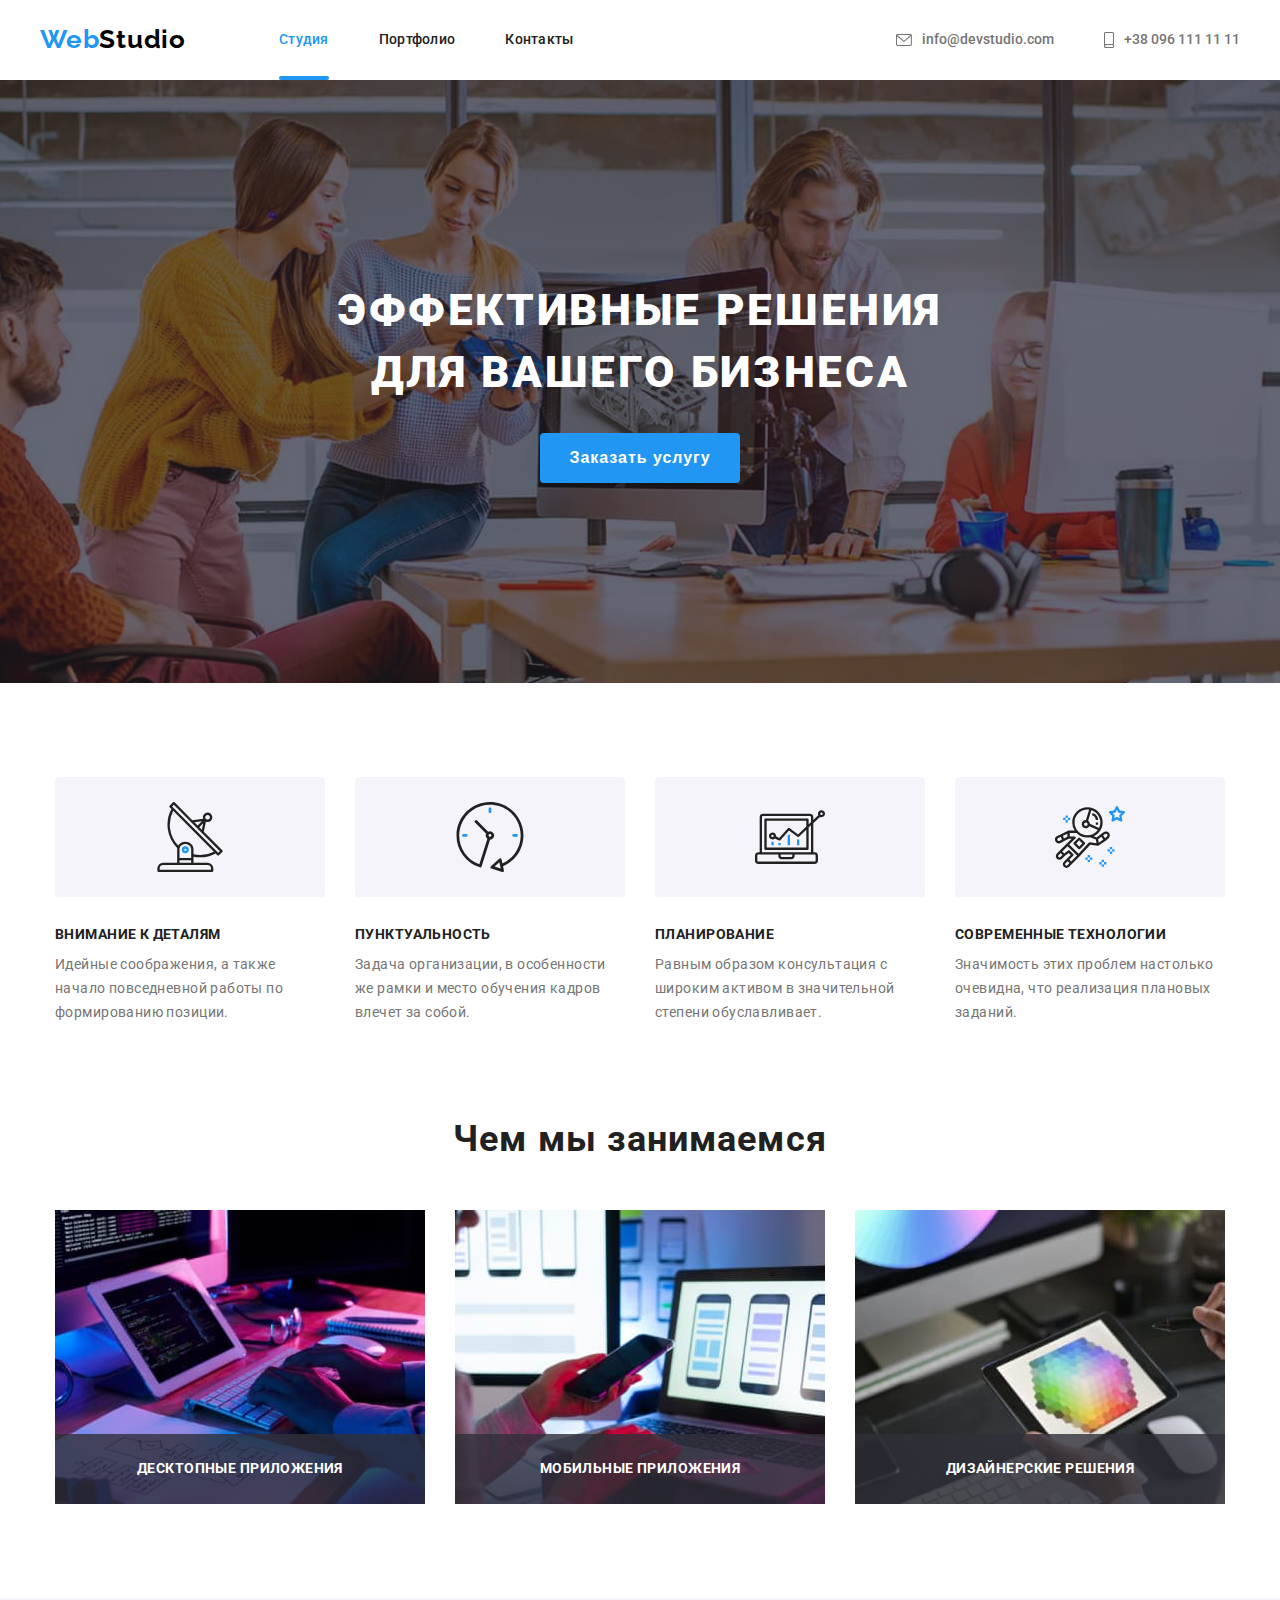
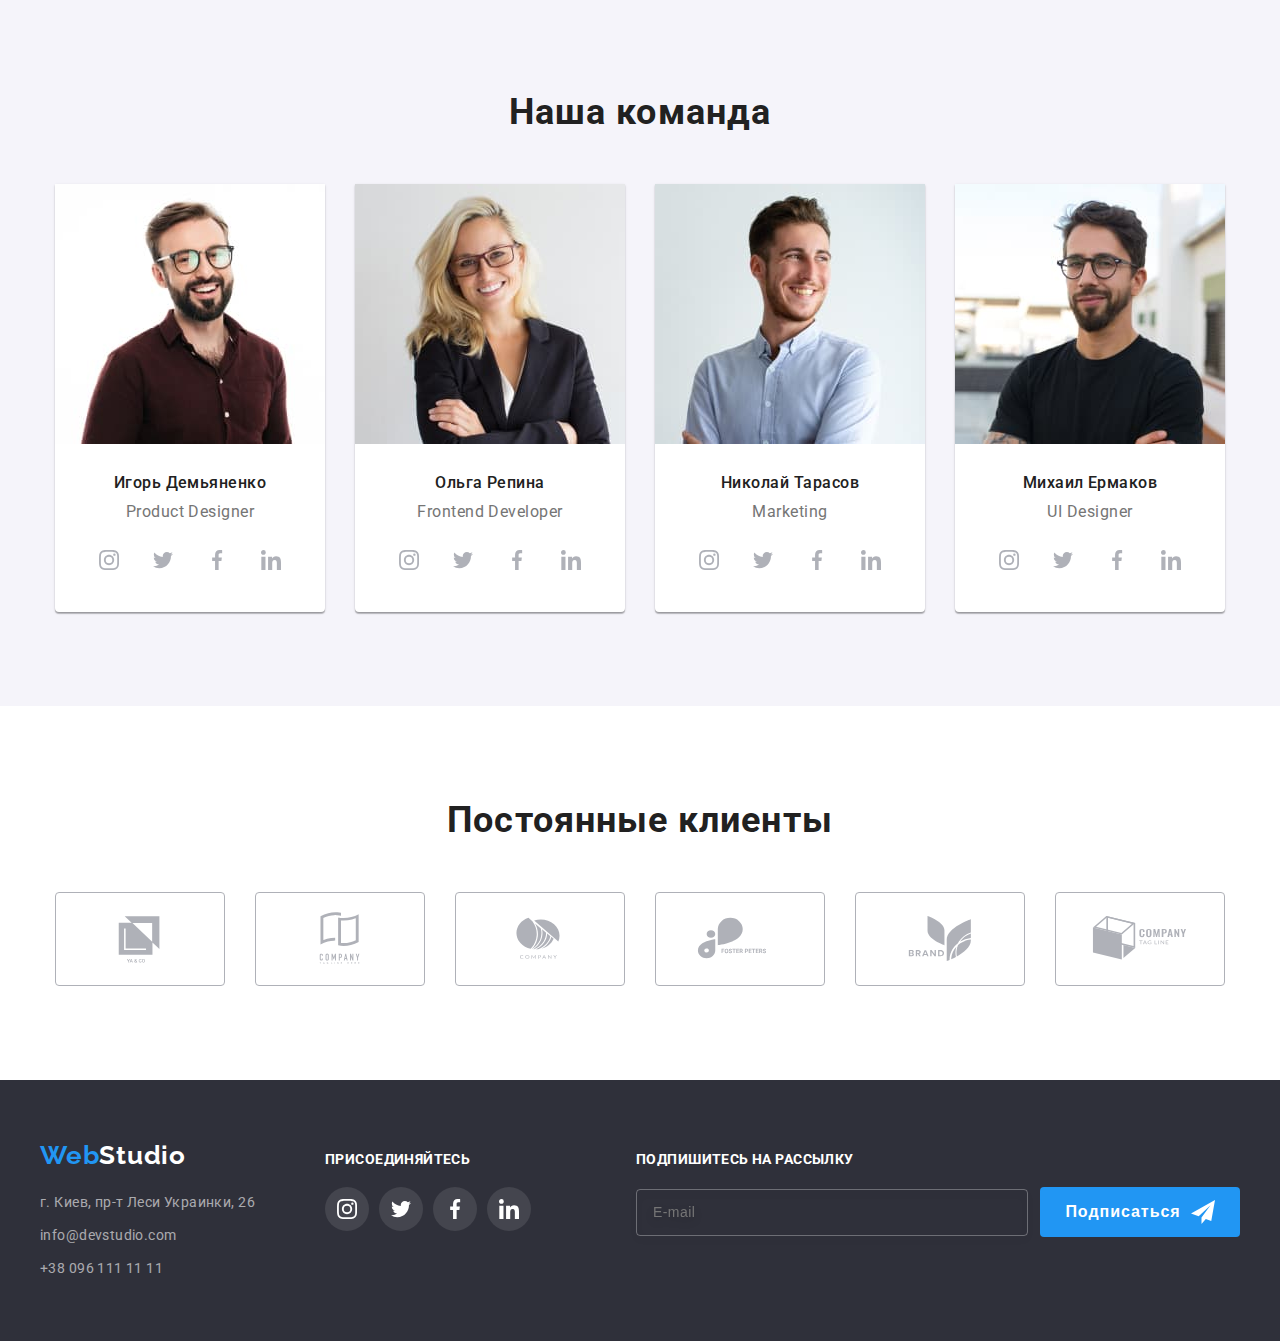
<file: index.html>
<!DOCTYPE html>
<html lang="ru">
<head>
    <meta charset="UTF-8">
    <meta http-equiv="X-UA-Compatible" content="IE=edge">
    <meta name="viewport" content="width=device-width, initial-scale=1.0">
    <title>Студия</title>

    <link rel="stylesheet" href="https://cdnjs.cloudflare.com/ajax/libs/modern-normalize/1.1.0/modern-normalize.min.css" integrity="sha512-wpPYUAdjBVSE4KJnH1VR1HeZfpl1ub8YT/NKx4PuQ5NmX2tKuGu6U/JRp5y+Y8XG2tV+wKQpNHVUX03MfMFn9Q==" crossorigin="anonymous" referrerpolicy="no-referrer" />

    <link rel="preconnect" href="https://fonts.googleapis.com">
    <link rel="preconnect" href="https://fonts.gstatic.com" crossorigin>
    <link href="https://fonts.googleapis.com/css2?family=Raleway:wght@700&family=Roboto:wght@400;500;700;900&display=swap" rel="stylesheet">
    

    <link rel="stylesheet" href="./css/main.min.css">
    
</head>
<body>
    <!-- Шапка сайта -->
    <header class="header">
        <div class="container header__container">
            <a class="logo logo__header" href="./index.html">Web<span class="logo__title">Studio</span></a> 

            <nav class="navigation">
                <ul class="navigation__list">
                    <li class="navigation__item">
                        <a class="navigation__link navigation__link--current" href="./index.html">Студия</a>
                    </li>

                    <li class="navigation__item">
                        <a class="navigation__link" href="./portfolio.html">Портфолио</a>
                    </li>

                    <li class="navigation__item">
                        <a class="navigation__link" href="">Контакты</a>
                    </li>
                </ul>
            </nav>

            <ul class="contact__list">
                <li class="contact__item">
                    <a class="contact__link" href="mailto:info@devstudio.com">
                        <svg class="contact__icon" width="16" height="12">
                            <use href="./img/sprite-main.svg#mail">
                            </use>
                        </svg>
                        info@devstudio.com
                    </a>
                </li>

                <li class="contact__item">
                    <a class="contact__link" href="tel:+380961111111">
                        <svg class="contact__icon" width="10" height="16">
                            <use href="./img/sprite-main.svg#phone">
                            </use>
                        </svg>
                        +38 096 111 11 11
                    </a>
                </li>
            </ul>

            <button class="burger-menu__open-btn js-open-menu btn" type="button">
                <svg class="burger-menu__open-icon" width="40" height="40">
                    <use href="./img/icons/burger-sprite.svg#icon-burger-menu"></use>
                </svg>
            </button>

        </div>

        
    </header>

    <main>
    <!-- Секция Герой -->
        <section class="hero overlay">                                                                              
            <div class="container">     
                <div class="hero__page">
                    <h1 class="hero__title">Эффективные решения для вашего бизнеса</h1>
                    <button class="button hero__button" type="button" data-modal-open>Заказать услугу</button>
                </div>
            </div>

            <!-- Модальное окно -->
            
             <div class="backdrop is-hidden" data-modal>
                <div class="modal">
            
                    <button class="modal-btn" data-modal-close>
                        <svg class="modal-btn__icon-close" width="18" height="18">
                            <use href="./img/icons/modal-close.svg#icon-modal-close"></use>
                        </svg>
                    </button>
            
                    <form class="modal-form">
                        <b class="modal-form__title">Оставьте свои данные, мы вам перезвоним</b>
                        <!-- Данные клиента -->
                        <div class="modal-wrapper">
                            <label class="modal-form__group">
                                <span class="modal-form__label">Имя</span>
                                <input class="modal-form__input" type="main-task__text" name="user-name" minlength="3" placeholder=" "
                                    required />
                                <svg class="modal-form__icon" width="18" height="18">
                                    <use href="./img/sprite-modal.svg#icon-person-black"></use>
                                </svg>
                            </label>
            
                            <label class="modal-form__group">
                                <span class="modal-form__label">Телефон</span>
                                <input class="modal-form__input" type="phone" name="user-phone" placeholder=" " required />
                                <svg class="modal-form__icon" width="18" height="18">
                                    <use href="./img/sprite-modal.svg#icon-phone-black"></use>
                                </svg>
                            </label>
            
                            <label class="modal-form__group">
                                <span class="modal-form__label">Почта</span>
                                <input class="modal-form__input" type="email" name="user-mail" placeholder=" " required />
                                <svg class="modal-form__icon" width="18" height="18">
                                    <use href="./img/sprite-modal.svg#icon-email-black"></use>
                                </svg>
                            </label>
            
                            <label class="modal-form__group">
                                <span class="modal-form__label">Комментарий</span>
                                <textarea class="modal-form__message" name="comment" rows=" " placeholder="Введите текст"></textarea>
                            </label>
                        </div>

                        <!-- Чекбокс -->
                        <label class="modal-policy__group">
                            <input class="checkbox visually-hidden" type="checkbox" name="mark" tabindex="-1"/>
                            <span class="custom-checkbox" tabindex="0" role="checkbox">
                                <svg class="custom-checkbox__icon" width="16" height="15">
                                    <use href="./img/sprite-modal.svg#icon-vector"></use>
                                </svg>
                            </span>
                            <p class="modal-policy__desc">
                                Соглашаюсь с рассылкой и принимаю
                                <span><a class="modal-policy__link" href=""> Условия договора</a></span>
                            </p>

                        </label>
                        <button class="button modal-form__btn" type="submit">Отправить</button>
                    </form>
                </div>
            </div>
        </section>


    <!-- Секция Основные задачи -->
        <section class="features section">
        <!--Заголовок для ассистивных технологий-->
        <div class="container">  
            <h2 class="visually-hidden">Особенности</h2>
            <ul class="features__list">
                <li class="features__item">
                    <div class="features__icon">
                        <svg width="70" height="70">
                            <use href="./img/sprite-features.svg#antenna"> 
                            </use>
                        </svg>
                    </div>
                    <h3 class="features__title">Внимание к деталям</h3>
                    <p class="features__text">
                        Идейные соображения, а также начало
                        повседневной работы по формированию позиции.
                    </p>
                </li>

                <li class="features__item">
                    <div class="features__icon">
                        <svg width="70" height="70">
                            <use href="./img/sprite-features.svg#clock">
                            </use>
                        </svg>
                    </div>
                    <h3 class="features__title">Пунктуальность</h3>
                    <p class="features__text">
                        Задача организации, в особенности же рамки и
                        место обучения кадров влечет за собой.
                    </p>
                </li>

                <li class="features__item">
                    <div class="features__icon">
                        <svg width="70" height="70">
                            <use href="./img/sprite-features.svg#diagram">
                            </use>
                        </svg> 
                    </div>
                    <h3 class="features__title">Планирование</h3>
                    <p class="features__text">
                        Равным образом консультация с широким активом
                        в значительной степени обуславливает.
                    </p>
                </li>

                <li class="features__item">
                    <div class="features__icon">
                        <svg width="70" height="70">
                            <use href="./img/sprite-features.svg#astronaut">    
                            </use>
                        </svg>
                    </div>
                    <h3 class="features__title">Современные технологии</h3>
                    <p class="features__text">
                        Значимость этих проблем настолько очевидна,
                        что реализация плановых заданий.
                    </p>
                </li>
            </ul>
        </div>
        </section>
        
    <!-- Секция Чем мы занимаемся -->
        <section class="main-task">
        <div class="container">
            <h2 class="title">Чем мы занимаемся</h2>
            <ul class="main-task__list">

                <!-- === Box-1 === -->
                <li class="main-task__item">

                    <picture>
                        <source media="(min-width: 1200px)" srcset="
                        ./img/desktop/img-studio/img-s1.jpeg 1x,
                        ./img/desktop/img-studio/img-s1@2x.jpeg 2x"
                        type="image/jpeg">
                        <img src="./img/desktop/img-studio/box1.jpeg" alt="Разработка сайтов" width="370">
                    </picture>
                    
                    <div class="main-task__box">
                        <p class="main-task__text">Десктопные приложения</p>
                    </div>
                </li>

                <!-- === Box-2 === -->
                <li class="main-task__item">

                    <picture>
                        <source media="(min-width: 1200px)" srcset="
                        ./img/desktop/img-studio/img-s2.jpeg 1x,
                        ./img/desktop/img-studio/img-s2@2x.jpeg 2x" 
                        type="image/jpeg">
                    <img src="./img/desktop/img-studio/box2.jpeg" alt="Техническая поддержка" width="370">
                    </picture>
                    
                    <div class="main-task__box">
                        <p class="main-task__text">Мобильные приложения</p>
                    </div>
                </li>

                <!-- === Box-3 === -->
                <li class="main-task__item">

                    <picture>
                        <source media="(min-width: 1200px)" srcset="
                        ./img/desktop/img-studio/img-s3.jpeg 1x,
                        ./img/desktop/img-studio/img-s3@2x.jpeg 2x" 
                        type="image/jpeg">
                    <img src="./img/desktop/img-studio/box3.jpeg" alt="Дизайнерское офорление" width="370">
                    </picture>
                    
                    <div class="main-task__box">
                        <p class="main-task__text">Дизайнерские решения</p>
                    </div>
                </li>
            </ul>
        </div>
        </section>
        
    <!-- Секция Наша команда -->
    <section class="team section">
        <div class="container">
        <h2 class="title">Наша команда</h2>
    
            <ul class="team__list">

                <!-- === Memeber-1 === -->
                <li class="member">

                    <picture>
                        <source media="(min-width: 1200px)" srcset="
                        ./img/desktop/img-studio/img-igor.jpeg 1x,
                        ./img/desktop/img-studio/img-igor@2x.jpeg 2x,
                        ./img/desktop/img-studio/img-igor@3x.jpeg 3x" 
                        type="image/jpeg">
                        
                        <source media="(min-width: 768px)" srcset="
                        ./img/tablet/img-studio/img-igor.jpeg 1x,
                        ./img/tablet/img-studio/img-igor@2x.jpeg 2x" 
                        type="image/jpeg">
                        
                        <source media="(max-width: 767px)" srcset="
                        ./img/mobile/img-studio/img-igor.jpeg 1x,
                        ./img/mobile/img-studio/img-igor@2x.jpeg 2x" 
                        type="image/jpeg">
                        <img class="member__img" src="./img/desktop/img-studio/igor-dem.jpeg" alt="Фото Игоря Демьяненко" width="270">
                    </picture>
                    
                    <div class="member__discription">
                        <h3 class="member__name">Игорь Демьяненко</h3>
                        <p class="member__text">Product Designer</p>
                    <ul class="member__social-list" >
                        <li class="member__social-item">
                            <a class="member__social-link" href="" aria-label="instagram">
                            <svg class="member__social-icon" width="20" height="20">
                                <use href="./img/sprite-main.svg#instagram"></use>
                            </svg>
                            </a>
                        </li>

                        <li class="member__social-item">
                            <a class="member__social-link" href="" aria-label="twitter">
                            <svg class="member__social-icon" width="20" height="20">
                                <use href="./img/sprite-main.svg#twitter"></use>
                            </svg>
                            </a>
                        </li>

                        <li class="member__social-item">
                            <a class="member__social-link" href="" aria-label="facebook">
                            <svg class="member__social-icon" width="20" height="20">
                                <use href="./img/sprite-main.svg#facebook"></use>
                            </svg>
                            </a>
                        </li>

                        <li class="member__social-item">
                            <a class="member__social-link" href="" aria-label="linkedin">
                            <svg class="member__social-icon" width="20" height="20">
                                <use href="./img/sprite-main.svg#linkedin"></use>
                            </svg>
                            </a>
                        </li>
                    </ul>
                    </div>
                </li>

                <!-- === Memeber-2 === -->
                <li class="member">

                    <picture>
                        <source media="(min-width: 1200px)" srcset="
                        ./img/desktop/img-studio/img-olga.jpeg 1x,
                        ./img/desktop/img-studio/img-olga@2x.jpeg 2x,
                        ./img/desktop/img-studio/img-olga@3x.jpeg 3x" 
                        type="image/jpeg">
                        
                        <source media="(min-width: 768px)" srcset="
                        ./img/tablet/img-studio/img-olga.jpeg 1x,
                        ./img/tablet/img-studio/img-olga@2x.jpeg 2x" 
                        type="image/jpeg">
                        
                        <source media="(max-width: 767px)" srcset="
                        ./img/mobile/img-studio/img-olga.jpeg 1x,
                        ./img/mobile/img-studio/img-olga@2x.jpeg 2x" 
                        type="image/jpeg">
                        <img class="member__img" src="./img/desktop/img-studio/olga-repina.jpeg" alt="Фото Ольги Репиной" width="270">
                    </picture>

                    <div class="member__discription">
                        <h3 class="member__name">Ольга Репина</h3>
                        <p class="member__text">Frontend Developer</p>
                        <ul class="member__social-list" >
                            <li class="member__social-item">
                                <a class="member__social-link" href="" aria-label="instagram">
                                <svg class="member__social-icon" width="20" height="20">
                                    <use href="./img/sprite-main.svg#instagram"></use>
                                </svg>
                                </a>
                            </li>
    
                            <li class="member__social-item">
                                <a class="member__social-link" href="" aria-label="twitter">
                                <svg class="member__social-icon" width="20" height="20">
                                    <use href="./img/sprite-main.svg#twitter"></use>
                                </svg>
                                </a>
                            </li>
    
                            <li class="member__social-item">
                                <a class="member__social-link" href="" aria-label="facebook">
                                <svg class="member__social-icon" width="20" height="20">
                                    <use href="./img/sprite-main.svg#facebook"></use>
                                </svg>
                                </a>
                            </li>
    
                            <li class="member__social-item">
                                <a class="member__social-link" href="" aria-label="linkedin">
                                <svg class="member__social-icon" width="20" height="20">
                                    <use href="./img/sprite-main.svg#linkedin"></use>
                                </svg>
                                </a>
                            </li>
                        </ul>
                    </div>
                </li>
                
                <!-- === Memeber-3 === -->
                <li class="member">

                    <picture>
                        <source media="(min-width: 1200px)" srcset="
                        ./img/desktop/img-studio/img-nik.jpeg 1x,
                        ./img/desktop/img-studio/img-nik@2x.jpeg 2x,
                        ./img/desktop/img-studio/img-nik@3x.jpeg 3x" 
                        type="image/jpeg">
                        
                        <source media="(min-width: 768px)" srcset="
                        ./img/tablet/img-studio/img-nik.jpeg 1x,
                        ./img/tablet/img-studio/img-nik@2x.jpeg 2x" 
                        type="image/jpeg">
                        
                        <source media="(max-width: 767px)" srcset="
                        ./img/mobile/img-studio/img-nik.jpeg 1x,
                        ./img/mobile/img-studio/img-nik@2x.jpeg 2x" 
                        type="image/jpeg">
                        <img class="member__img" src="./img/desktop/img-studio/nikolay-tarasov.jpeg" alt="Фото Николая Тарасова" width="270">
                    </picture>
                    
                    <div class="member__discription">
                        <h3 class="member__name">Николай Тарасов</h3>
                        <p class="member__text">Marketing</p>
                        <ul class="member__social-list" >
                            <li class="member__social-item">
                                <a class="member__social-link" href="" aria-label="instagram">
                                <svg class="member__social-icon" width="20" height="20">
                                    <use href="./img/sprite-main.svg#instagram"></use>
                                </svg>
                                </a>
                            </li>
    
                            <li class="member__social-item">
                                <a class="member__social-link" href="" aria-label="twitter">
                                <svg class="member__social-icon" width="20" height="20">
                                    <use href="./img/sprite-main.svg#twitter"></use>
                                </svg>
                                </a>
                            </li>
    
                            <li class="member__social-item">
                                <a class="member__social-link" href="" aria-label="facebook">
                                <svg class="member__social-icon" width="20" height="20">
                                    <use href="./img/sprite-main.svg#facebook"></use>
                                </svg>
                                </a>
                            </li>
    
                            <li class="member__social-item">
                                <a class="member__social-link" href="" aria-label="linkedin">
                                <svg class="member__social-icon" width="20" height="20">
                                    <use href="./img/sprite-main.svg#linkedin"></use>
                                </svg>
                                </a>
                            </li>
                        </ul>
                    </div>
                </li>
                
                <!-- === Memeber-4 === -->
                <li class="member">

                    <picture>
                        <source media="(min-width: 1200px)" srcset="
                        ./img/desktop/img-studio/img-mikh.jpeg 1x,
                        ./img/desktop/img-studio/img-mikh@2x.jpeg 2x,
                        ./img/desktop/img-studio/img-mikh@3x.jpeg 3x" 
                        type="image/jpeg">
                        
                        <source media="(min-width: 768px)" srcset="
                        ./img/tablet/img-studio/img-mikh.jpeg 1x,
                        ./img/tablet/img-studio/img-mikh@2x.jpeg 2x" 
                        type="image/jpeg">
                        
                        <source media="(max-width: 767px)" srcset="
                        ./img/mobile/img-studio/img-mikh.jpeg 1x,
                        ./img/mobile/img-studio/img-mikh@2x.jpeg 2x" 
                        type="image/jpeg">
                        <img class="member__img" src="./img/desktop/img-studio/mikhail-ermakov.jpeg" alt="Фото Михаила Ермакова" width="270">
                    </picture>
                    
                    <div class="member__discription">
                        <h3 class="member__name">Михаил Ермаков</h3>
                        <p class="member__text">UI Designer</p>
                        <ul class="member__social-list" >
                            <li class="member__social-item">
                                <a class="member__social-link" href="" aria-label="instagram">
                                <svg class="member__social-icon" width="20" height="20">
                                    <use href="./img/sprite-main.svg#instagram"></use>
                                </svg>
                                </a>
                            </li>
    
                            <li class="member__social-item">
                                <a class="member__social-link" href="" aria-label="twitter">
                                <svg class="member__social-icon" width="20" height="20">
                                    <use href="./img/sprite-main.svg#twitter"></use>
                                </svg>
                                </a>
                            </li>
    
                            <li class="member__social-item">
                                <a class="member__social-link" href="" aria-label="facebook">
                                <svg class="member__social-icon" width="20" height="20">
                                    <use href="./img/sprite-main.svg#facebook"></use>
                                </svg>
                                </a>
                            </li>
    
                            <li class="member__social-item">
                                <a class="member__social-link" href="" aria-label="linkedin">
                                <svg class="member__social-icon" width="20" height="20">
                                    <use href="./img/sprite-main.svg#linkedin"></use>
                                </svg>
                                </a>
                            </li>
                        </ul>
                    </div>
                </li>
            </ul>
        </div>
    </section>

    <!-- Постоянные клиенты -->
    <section class="section">
        <div class="container">
            <h2 class="title">Постоянные клиенты</h2>
            <ul class="cleint__list">
                <li class="client__item">
                    <a class="client__link" href="" aria-label="client-1" >
                        <svg class="client__icon" width="106" height="60">
                            <use href="./img/sprite-main.svg#client-1"></use>
                        </svg>
                    </a>
                </li>

                <li class="client__item">
                    <a class="client__link" href="" aria-label="client-2" >
                        <svg class="client__icon" width="106" height="60">
                            <use href="./img/sprite-main.svg#client-2"></use>
                        </svg>
                    </a>
                </li>


                <li class="client__item">
                    <a class="client__link" href="" aria-label="client-3" >
                        <svg class="client__icon" width="106" height="60">
                            <use href="./img/sprite-main.svg#client-3"></use>
                        </svg>
                    </a>
                </li>

                <li class="client__item">
                    <a class="client__link" href="" aria-label="client-4" >
                        <svg class="client__icon" width="106" height="60">
                            <use href="./img/sprite-main.svg#client-4"></use>
                        </svg>
                    </a>
                </li>

                <li class="client__item">
                    <a class="client__link" href="" aria-label="client-5" >
                        <svg class="client__icon" width="106" height="60">
                            <use href="./img/sprite-main.svg#client-5"></use>
                        </svg>
                    </a>
                </li>

                <li class="client__item">
                    <a class="client__link" href="" aria-label="client-6" >
                        <svg class="client__icon" width="106" height="60">
                            <use href="./img/sprite-main.svg#client-6"></use>
                        </svg>
                    </a>
                </li>
            </ul>

        </div>

    </section>
    </main>

<!-- Футер -->

    <footer class="footer">
        <div class="container footer__container">

            <div class="footer__address">
                <a class="logo" href="./index.html">Web<span class="logo__title logo__title--white">Studio</span></a> 
                <address class="address">
                    <ul class="address__list">
                        <li class="address__item"><a class="address__link" href="">г. Киев, пр-т Леси Украинки, 26</a></li>
                        <li class="address__item"><a class="address__link" href="mailto:info@devstudio.com">info@devstudio.com</a></li>
                        <li class="address__item"><a class="address__link" href="tel:+380961111111">+38 096 111 11 11</a></li>
                    </ul>
                </address>
            </div>

            <div class="network-address">
                <h2 class="network-address__slogan">присоединяйтесь</h2>
                <ul class="network-address__list">
                    <li class="network-address__item">
                        <a class="network-address__link" href="" aria-label="instagram">
                        <svg class="network-address__icon" width="20" height="20">
                            <use href="./img/sprite-main.svg#instagram"></use>
                        </svg>
                        </a>
                    </li>

                    <li class="network-address__item">
                        <a class="network-address__link" href="" aria-label="twitter">
                        <svg class="network-address__icon" width="20" height="20">
                            <use href="./img/sprite-main.svg#twitter"></use>
                        </svg>
                        </a>
                    </li>

                    <li class="network-address__item">
                        <a class="network-address__link" href="" aria-label="facebook">
                        <svg class="network-address__icon" width="20" height="20">
                            <use href="./img/sprite-main.svg#facebook"></use>
                        </svg>
                        </a>
                    </li>

                    <li class="network-address__item">
                        <a class="network-address__link" href="" aria-label="linkedin">
                        <svg class="network-address__icon" width="20" height="20">
                            <use href="./img/sprite-main.svg#linkedin"></use>
                        </svg>
                        </a>
                    </li>
                </ul>
            </div>

            <div class="footer-form">
                    <b class="footer-form__title">Подпишитесь на рассылку</b>
                <form class="footer-form__contact" name="contact-form">
                    <input class="footer-form__input" type="email" name="email" id="email" placeholder="E-mail">
                    <button class="button footer-form__btn-subscribe" type="submit">Подписаться
                        <svg class="footer-form__icon" width="24" height="24">
                            <use href="./img/sprite-modal.svg#icon-send"></use>
                        </svg>
                    </button>
                </form>
            </div>
            
        </div>
    </footer>

<!-- Бургер меню -->

<section class="burger-menu js-menu-container">
    <div class="burger-menu__backdrop ">
        <div class="burger-menu__wrapper container ">
            <button class="burger-menu__close-btn js-close-menu btn">
                <svg class="burger-menu__close-icon" width="40" height="40">
                    <use href="./img/icons/burger-sprite.svg#icon-close-burger"></use>
                </svg>
            </button>
            <nav class="burger-menu__nav">
                <ul class="list burger-menu__nav-list">
                    <li class="burger-menu__nav-item burger-menu__nav-item--active"><a
                            class="burger-menu__nav-link burger-menu__nav-link--active" href="./index.html">Студия</a>
                    </li>
                    <li class="burger-menu__nav-item"><a class="burger-menu__nav-link"
                            href="./portfolio.html">Портфолио</a></li>
                    <li class="burger-menu__nav-item"><a class="burger-menu__nav-link" href="#">Контакты</a></li>
                </ul>
            </nav>
            <div class="burger-menu__contact">
                <ul class="list burger-menu__contact-list">
                    <li class="burger-menu__contact-item">
                        <a class="burger-menu__contact-phone" href="tel:+380961111111">
                            +38 096 111 11 11
                        </a>
                    </li>

                    <li class="burger-menu__contact-item">
                        <a class="burger-menu__contact-email" href="mailto:info@devstudio.com">
                            info@devstudio.com
                        </a>
                    </li>
                </ul>
            </div>
            <div class="burger-menu__social">
                <ul class="list burger-menu__social-list">
                    <li class="burger-menu__social-item">
                        <a class="burger-menu__social-link" href="">Instagram</a>
                    </li>
                    <li class="burger-menu__social-item">
                        <a class="burger-menu__social-link" href="">Twitter</a>
                    </li>
                    <li class="burger-menu__social-item">
                        <a class="burger-menu__social-link" href="">Facebook</a>
                    </li>
                    <li class="burger-menu__social-item">
                        <a class="burger-menu__social-link" href="">LinkedIn</a>
                    </li>
                </ul>
            </div>
        </div>
    </div>
</section>




<script src="./js/modal.js"></script>
<script src="./js/burger-menu.js"></script>
</body>
</html>
</file>
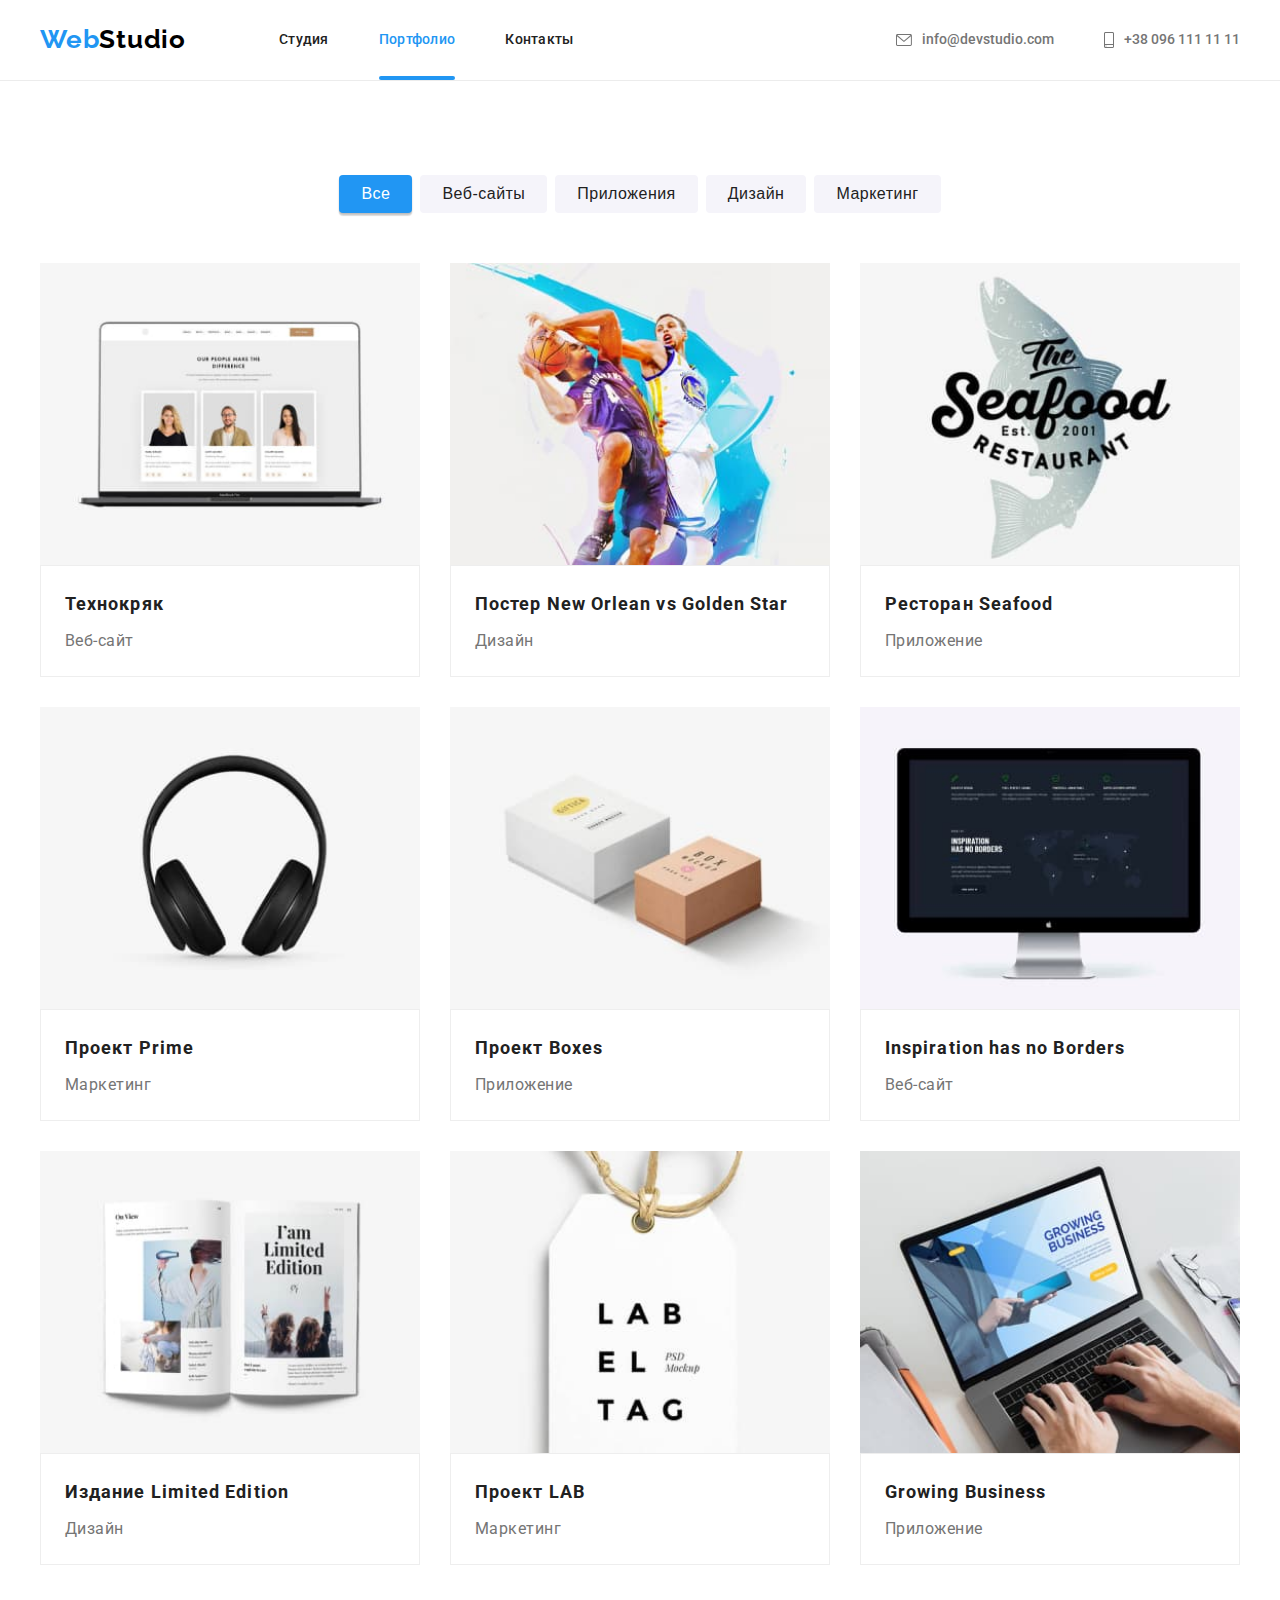
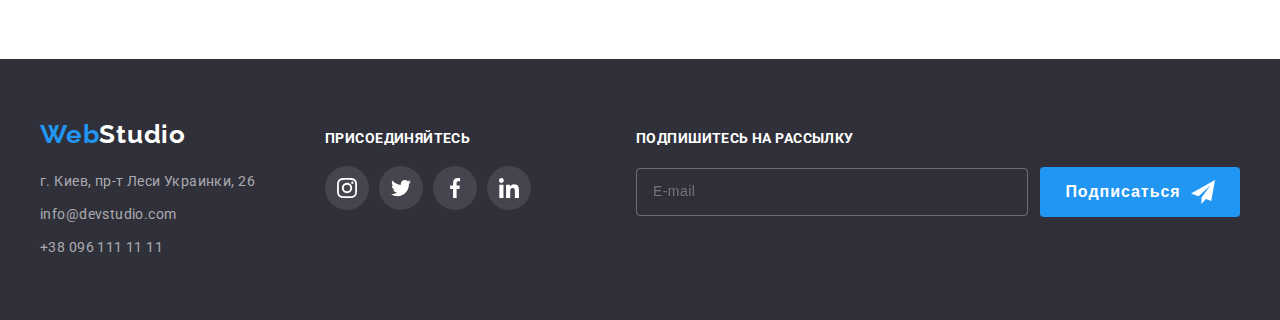
<file: portfolio.html>
<!DOCTYPE html>
<html lang="en">
<head>
    <meta charset="UTF-8">
    <meta http-equiv="X-UA-Compatible" content="IE=edge">
    <meta name="viewport" content="width=, initial-scale=1.0">
    <title>Портфолио</title>

    <link rel="stylesheet" href="https://cdnjs.cloudflare.com/ajax/libs/modern-normalize/1.1.0/modern-normalize.min.css" integrity="sha512-wpPYUAdjBVSE4KJnH1VR1HeZfpl1ub8YT/NKx4PuQ5NmX2tKuGu6U/JRp5y+Y8XG2tV+wKQpNHVUX03MfMFn9Q==" crossorigin="anonymous" referrerpolicy="no-referrer" />

    <link rel="preconnect" href="https://fonts.googleapis.com">
    <link rel="preconnect" href="https://fonts.gstatic.com" crossorigin>
    <link href="https://fonts.googleapis.com/css2?family=Raleway:wght@700&family=Roboto:wght@400;500;700;900&display=swap" rel="stylesheet">

    <link rel="stylesheet" href="./css/main.min.css">

</head>
<body>
    <!-- Шапка сайта -->
    <header class="header header--border">
        <div class="container header__container">
            <a class="logo logo__header" href="./index.html">Web<span class="logo__title">Studio</span></a>
    
            <nav class="navigation">
                <ul class="navigation__list">
                    <li class="navigation__item">
                        <a class="navigation__link" href="./index.html">Студия</a>
                    </li>
    
                    <li class="navigation__item">
                        <a class="navigation__link navigation__link--current" href="./portfolio.html">Портфолио</a>
                    </li>
    
                    <li class="navigation__item">
                        <a class="navigation__link" href="">Контакты</a>
                    </li>
                </ul>
            </nav>
    
            <ul class="contact__list">
                <li class="contact__item">
                    <a class="contact__link" href="mailto:info@devstudio.com">
                        <svg class="contact__icon" width="16" height="12">
                            <use href="./img/sprite-main.svg#mail">
                            </use>
                        </svg>
                        info@devstudio.com
                    </a>
                </li>
    
                <li class="contact__item">
                    <a class="contact__link" href="tel:+380961111111">
                        <svg class="contact__icon" width="10" height="16">
                            <use href="./img/sprite-main.svg#phone">
                            </use>
                        </svg>
                        +38 096 111 11 11
                    </a>
                </li>
            </ul>

            <button class="burger-menu__open-btn js-open-menu btn" type="button">
                <svg class="burger-menu__open-icon" width="40" height="40">
                    <use href="./img/icons/burger-sprite.svg#icon-burger-menu"></use>
                </svg>
            </button>
        </div>
    </header>

    <main>
        <section class="section">
            <div class="container portfolio">
                <h1 class="visually-hidden">Портфолио</h1>
                 <!-- Фильтры-кнопки -->
                <h2 class="visually-hidden">Фильтры страницы портфолио</h2>
                    <ul class="buttons-filter">
                        <li class="buttons-filter__item">
                            <button class="buttons-filter__btn buttons-filter__btn--current" type="button">Все</button>
                        </li>
                        <li class="buttons-filter__item">
                            <button class="buttons-filter__btn" type="button">Веб-сайты</button>
                        </li>
                        <li class="buttons-filter__item">
                            <button class="buttons-filter__btn" type="button">Приложения</button>
                        </li>
                        <li class="buttons-filter__item">
                            <button class="buttons-filter__btn" type="button">Дизайн</button>
                        </li>
                        <li class="buttons-filter__item">
                            <button class="buttons-filter__btn" type="button">Маркетинг</button>
                        </li>
                    </ul>              
                
                <h2 class="visually-hidden">Галерея проектов</h2>
                <ul class="portfolio-gallery">

                    <!--=== img-1 === -->
                    <li class="portfolio-gallery__item">
                        <a class="portfolio-gallery__link" href="">
                            <div class="portfolio-gallery__card">

                                <picture>
                                    <source media="(min-width: 1200px)" srcset="
                                        ./img/desktop/img-portfolio/img-1.jpeg 1x,
                                        ./img/desktop/img-portfolio/img-1@2x.jpeg 2x" 
                                        type="image/jpeg">
                                
                                    <source media="(min-width: 768px)" srcset="
                                        ./img/tablet/img-portfolio/img-1.jpeg 1x,
                                        ./img/tablet/img-portfolio/img-1@2x.jpeg 2x" 
                                        type="image/jpeg">
                                
                                    <source media="(max-width: 767px)" srcset="
                                        ./img/mobile/img-portfolio/img-1.jpeg 1x,
                                        ./img/mobile/img-portfolio/img-1@2x.jpeg 2x" 
                                        type="image/jpeg">
                                    <img src="./img/desktop/img-portfolio/img-1.jpeg" alt="Дизайн" width="370">
                                </picture>
                                <p class="portfolio-gallery__text-transform">Ресурс предлагает комплексные предложения с разным уровнем функционала и сервисов. Все это позволит посетителю получить исчерпывающие сведения о компании или частном лице.</p>
                            </div>
                            <div class="portfolio-gallery__discription">
                                <h3 class="portfolio-gallery__title">Технокряк</h3>
                                <p class="portfolio-gallery__text">Веб-сайт</p>
                            </div>
                        </a>
                    </li>
    
                    <!-- === img-2 === -->
                    <li class="portfolio-gallery__item">
                        <a class="portfolio-gallery__link" href="">
                            <div class="portfolio-gallery__card">
                                
                                <picture>
                                    <source media="(min-width: 1200px)" srcset="
                                    ./img/desktop/img-portfolio/img-2.jpeg 1x,
                                    ./img/desktop/img-portfolio/img-2@2x.jpeg 2x"
                                    type="image/jpeg">

                                    <source media="(min-width: 768px)" srcset="
                                    ./img/tablet/img-portfolio/img-2.jpeg 1x,
                                    ./img/tablet/img-portfolio/img-2@2x.jpeg 2x" 
                                    type="image/jpeg">

                                    <source media="(max-width: 767px)" srcset="
                                    ./img/mobile/img-portfolio/img-2.jpeg 1x,
                                    ./img/mobile/img-portfolio/img-2@2x.jpeg 2x" 
                                    type="image/jpeg">
                                    <img src="./img/desktop/img-portfolio/img-2.jpeg" alt="Дизайн" width="370">
                                </picture>

                                <p class="portfolio-gallery__text-transform">Ресурс предлагает комплексные предложения с разным уровнем функционала и сервисов. Все это позволит посетителю получить исчерпывающие сведения о компании или частном лице.</p>
                            </div>
                            <div class="portfolio-gallery__discription">
                            <h3 class="portfolio-gallery__title">Постер New Orlean vs Golden Star</h3>
                                <p class="portfolio-gallery__text">Дизайн</p>
                            </div>
                        </a>
                    </li>

                    <!-- === img-3 === -->
                    <li class="portfolio-gallery__item">
                        <a class="portfolio-gallery__link" href="">
                            <div class="portfolio-gallery__card">

                                <picture>
                                    <source media="(min-width: 1200px)" srcset="
                                    ./img/desktop/img-portfolio/img-3.jpeg 1x,
                                    ./img/desktop/img-portfolio/img-3@2x.jpeg 2x"
                                    type="image/jpeg">

                                    <source media="(min-width: 768px)" srcset="
                                    ./img/tablet/img-portfolio/img-3.jpeg 1x,
                                    ./img/tablet/img-portfolio/img-3@2x.jpeg 2x" 
                                    type="image/jpeg">

                                    <source media="(max-width: 767px)" srcset="
                                    ./img/mobile/img-portfolio/img-3.jpeg 1x,
                                    ./img/mobile/img-portfolio/img-3@2x.jpeg 2x" 
                                    type="image/jpeg">
                                    <img src="./img/desktop/img-portfolio/img-3.jpeg" alt="Приложение" width="370">
                                </picture>
                                
                                <p class="portfolio-gallery__text-transform">Ресурс предлагает комплексные предложения с разным уровнем функционала и сервисов. Все это позволит посетителю получить исчерпывающие сведения о компании или частном лице.</p>
                            </div>
                                <div class="portfolio-gallery__discription">
                                    <h3 class="portfolio-gallery__title">Ресторан Seafood</h3>
                                    <p class="portfolio-gallery__text">Приложение</p>
                                </div> 
                        </a>
                    </li>
                    
                    <!-- === img-4 === -->
                    <li class="portfolio-gallery__item">
                        <a class="portfolio-gallery__link" href="">
                            <div class="portfolio-gallery__card">

                                <picture>
                                    <source media="(min-width: 1200px)" srcset="
                                    ./img/desktop/img-portfolio/img-4.jpeg 1x,
                                    ./img/desktop/img-portfolio/img-4@2x.jpeg 2x" 
                                    type="image/jpeg">
                                    
                                    <source media="(min-width: 768px)" srcset="
                                    ./img/tablet/img-portfolio/img-4.jpeg 1x,
                                    ./img/tablet/img-portfolio/img-4@2x.jpeg 2x" 
                                    type="image/jpeg">
                                    
                                    <source media="(max-width: 767px)" srcset="
                                    ./img/mobile/img-portfolio/img-4.jpeg 1x,
                                    ./img/mobile/img-portfolio/img-4@2x.jpeg 2x" 
                                    type="image/jpeg">
                                    <img src="./img/desktop/img-portfolio/img-4.jpeg" alt="Приложение" width="370">
                                </picture>
                                
                                <p class="portfolio-gallery__text-transform">Ресурс предлагает комплексные предложения с разным уровнем функционала и сервисов. Все это позволит посетителю получить исчерпывающие сведения о компании или частном лице.</p>
                            </div>
                                <div class="portfolio-gallery__discription">
                                    <h3 class="portfolio-gallery__title">Проект Prime</h3>
                                    <p class="portfolio-gallery__text">Маркетинг</p>
                                </div>
                        </a>
                    </li>

                    <!-- === img-5 === -->
                    <li class="portfolio-gallery__item">
                        <a class="portfolio-gallery__link" href="">
                            <div class="portfolio-gallery__card">
                                <picture>
                                    <source media="(min-width: 1200px)" srcset="
                                    ./img/desktop/img-portfolio/img-5.jpeg 1x,
                                    ./img/desktop/img-portfolio/img-5@2x.jpeg 2x" 
                                    type="image/jpeg">
                                    
                                    <source media="(min-width: 768px)" srcset="
                                    ./img/tablet/img-portfolio/img-5.jpeg 1x,
                                    ./img/tablet/img-portfolio/img-5@2x.jpeg 2x" 
                                    type="image/jpeg">
                                    
                                    <source media="(max-width: 767px)" srcset="
                                    ./img/mobile/img-portfolio/img-5.jpeg 1x,
                                    ./img/mobile/img-portfolio/img-5@2x.jpeg 2x" 
                                    type="image/jpeg">
                                    <img src="./img/desktop/img-portfolio/img-5.jpeg" alt="Приложение" width="370">
                                </picture>
                                    
                                    <p class="portfolio-gallery__text-transform">Ресурс предлагает комплексные предложения с разным уровнем функционала и сервисов. Все это позволит посетителю получить исчерпывающие сведения о компании или частном лице.</p>
                            </div>
                                <div class="portfolio-gallery__discription">
                                    <h3 class="portfolio-gallery__title">Проект Boxes</h3>
                                    <p class="portfolio-gallery__text">Приложение</p>
                                </div>
                        </a>
                    </li>
                    
                    <!-- === img-6 === -->
                    <li class="portfolio-gallery__item">
                        <a class="portfolio-gallery__link" href="">
                            <div class="portfolio-gallery__card">

                                <picture>
                                    <source media="(min-width: 1200px)" srcset="
                                    ./img/desktop/img-portfolio/img-6.jpeg 1x,
                                    ./img/desktop/img-portfolio/img-6@2x.jpeg 2x" 
                                    type="image/jpeg">
                                    
                                    <source media="(min-width: 768px)" srcset="
                                    ./img/tablet/img-portfolio/img-6.jpeg 1x,
                                    ./img/tablet/img-portfolio/img-6@2x.jpeg 2x" 
                                    type="image/jpeg">
                                    
                                    <source media="(max-width: 767px)" srcset="
                                    ./img/mobile/img-portfolio/img-6.jpeg 1x,
                                    ./img/mobile/img-portfolio/img-6@2x.jpeg 2x" 
                                    type="image/jpeg">
                                    <img src="./img/desktop/img-portfolio/img-6.jpeg" alt="Веб-сайт" width="370">
                                </picture>
                                
                                <p class="portfolio-gallery__text-transform">Ресурс предлагает комплексные предложения с разным уровнем функционала и сервисов. Все это позволит посетителю получить исчерпывающие сведения о компании или частном лице.</p>
                            </div>
                                <div class="portfolio-gallery__discription">
                                    <h3 class="portfolio-gallery__title">Inspiration has no Borders</h3>
                                    <p class="portfolio-gallery__text">Веб-сайт</p>
                                </div>
                        </a>
                    </li>
                    
                    <!-- === img-7 === -->
                    <li class="portfolio-gallery__item">
                        <a class="portfolio-gallery__link" href="">
                            <div class="portfolio-gallery__card">

                                <picture>
                                    <source media="(min-width: 1200px)" srcset="
                                    ./img/desktop/img-portfolio/img-7.jpeg 1x,
                                    ./img/desktop/img-portfolio/img-7@2x.jpeg 2x" 
                                    type="image/jpeg">
                                    
                                    <source media="(min-width: 768px)" srcset="
                                    ./img/tablet/img-portfolio/img-7.jpeg 1x,
                                    ./img/tablet/img-portfolio/img-7@2x.jpeg 2x" 
                                    type="image/jpeg">
                                    
                                    <source media="(max-width: 767px)" srcset="
                                    ./img/mobile/img-portfolio/img-7.jpeg 1x,
                                    ./img/mobile/img-portfolio/img-7@2x.jpeg 2x" 
                                    type="image/jpeg">
                                    <img src="./img/desktop/img-portfolio/img-7.jpeg" alt="Дизайн" width="370">
                                </picture>
                                
                                <p class="portfolio-gallery__text-transform">Ресурс предлагает комплексные предложения с разным уровнем функционала и сервисов. Все это позволит посетителю получить исчерпывающие сведения о компании или частном лице.</p>
                            </div>
                                <div class="portfolio-gallery__discription">
                                    <h3 class="portfolio-gallery__title">Издание Limited Edition</h3>
                                    <p class="portfolio-gallery__text">Дизайн</p>
                                </div>
                        </a>
                    </li>
                    
                    <!-- === img-8 === -->
                    <li class="portfolio-gallery__item">
                        <a class="portfolio-gallery__link" href="">
                            <div class="portfolio-gallery__card">

                                <picture>
                                    <source media="(min-width: 1200px)" srcset="
                                    ./img/desktop/img-portfolio/img-8.jpeg 1x,
                                    ./img/desktop/img-portfolio/img-8@2x.jpeg 2x" 
                                    type="image/jpeg">
                                    
                                    <source media="(min-width: 768px)" srcset="
                                    ./img/tablet/img-portfolio/img-8.jpeg 1x,
                                    ./img/tablet/img-portfolio/img-8@2x.jpeg 2x" 
                                    type="image/jpeg">
                                    
                                    <source media="(max-width: 767px)" srcset="
                                    ./img/mobile/img-portfolio/img-8.jpeg 1x,
                                    ./img/mobile/img-portfolio/img-8@2x.jpeg 2x" 
                                    type="image/jpeg">
                                    <img src="./img/desktop/img-portfolio/img-8.jpeg" alt="Маркетинг" width="370">
                                </picture>
                                
                                <p class="portfolio-gallery__text-transform">Ресурс предлагает комплексные предложения с разным уровнем функционала и сервисов. Все это позволит посетителю получить исчерпывающие сведения о компании или частном лице.</p>
                            </div>
                                <div class="portfolio-gallery__discription">
                                    <h3 class="portfolio-gallery__title">Проект LAB</h3>
                                    <p class="portfolio-gallery__text">Маркетинг</p>
                                </div>
                        </a>
                    </li>
                    
                    <!-- === img-9 === -->
                    <li class="portfolio-gallery__item">
                        <a class="portfolio-gallery__link" href="">
                            <div class="portfolio-gallery__card">

                                <picture>
                                    <source media="(min-width: 1200px)" srcset="
                                    ./img/desktop/img-portfolio/img-9.jpeg 1x,
                                    ./img/desktop/img-portfolio/img-9@2x.jpeg 2x" 
                                    type="image/jpeg">
                                    
                                    <source media="(min-width: 768px)" srcset="
                                    ./img/tablet/img-portfolio/img-9.jpeg 1x,
                                    ./img/tablet/img-portfolio/img-9@2x.jpeg 2x" 
                                    type="image/jpeg">
                                    
                                    <source media="(max-width: 767px)" srcset="
                                    ./img/mobile/img-portfolio/img-9.jpeg 1x,
                                    ./img/mobile/img-portfolio/img-9@2x.jpeg 2x" 
                                    type="image/jpeg">
                                    <img src="./img/desktop/img-portfolio/img-9.jpeg" alt="Приложение" width="370">
                                </picture>
                                
                                <p class="portfolio-gallery__text-transform">Ресурс предлагает комплексные предложения с разным уровнем функционала и сервисов. Все это позволит посетителю получить исчерпывающие сведения о компании или частном лице.</p>
                            </div>
                                <div class="portfolio-gallery__discription">
                                    <h3 class="portfolio-gallery__title">Growing Business</h3>
                                    <p class="portfolio-gallery__text">Приложение</p>
                                </div>
                        </a>
                    </li>
                </ul>
            </div>
        </section>
    </main>

    <!-- Футер -->
    <footer class="footer">
        <div class="container footer__container">
    
            <div class="footer__address">
                <a class="logo" href="./index.html">Web<span class="logo__title logo__title--white">Studio</span></a>
                <address class="address">
                    <ul class="address__list">
                        <li class="address__item"><a class="address__link" href="">г. Киев, пр-т Леси Украинки, 26</a></li>
                        <li class="address__item"><a class="address__link"
                                href="mailto:info@devstudio.com">info@devstudio.com</a></li>
                        <li class="address__item"><a class="address__link" href="tel:+380961111111">+38 096 111 11 11</a>
                        </li>
                    </ul>
                </address>
            </div>
    
            <div class="network-address">
                <h2 class="network-address__slogan">присоединяйтесь</h2>
                <ul class="network-address__list">
                    <li class="network-address__item">
                        <a class="network-address__link" href="" aria-label="instagram">
                            <svg class="network-address__icon" width="20" height="20">
                                <use href="./img/sprite-main.svg#instagram"></use>
                            </svg>
                        </a>
                    </li>
    
                    <li class="network-address__item">
                        <a class="network-address__link" href="" aria-label="twitter">
                            <svg class="network-address__icon" width="20" height="20">
                                <use href="./img/sprite-main.svg#twitter"></use>
                            </svg>
                        </a>
                    </li>
    
                    <li class="network-address__item">
                        <a class="network-address__link" href="" aria-label="facebook">
                            <svg class="network-address__icon" width="20" height="20">
                                <use href="./img/sprite-main.svg#facebook"></use>
                            </svg>
                        </a>
                    </li>
    
                    <li class="network-address__item">
                        <a class="network-address__link" href="" aria-label="linkedin">
                            <svg class="network-address__icon" width="20" height="20">
                                <use href="./img/sprite-main.svg#linkedin"></use>
                            </svg>
                        </a>
                    </li>
                </ul>
            </div>
    
            <div class="footer-form">
                <b class="footer-form__title">Подпишитесь на рассылку</b>
                <form class="footer-form__contact" name="contact-form">
                    <input class="footer-form__input" type="email" name="email" id="email" placeholder="E-mail">
                    <button class="button footer-form__btn-subscribe" type="submit">Подписаться
                        <svg class="footer-form__icon" width="24" height="24">
                            <use href="./img/sprite-modal.svg#icon-send"></use>
                        </svg>
                    </button>
                </form>
            </div>
    
        </div>
    </footer>

    <section class="burger-menu js-menu-container">
        <div class="burger-menu__backdrop ">
            <div class="burger-menu__wrapper container ">
                <button class="burger-menu__close-btn js-close-menu btn">
                    <svg class="burger-menu__close-icon" width="40" height="40">
                        <use href="./img/icons/burger-sprite.svg#icon-close-burger"></use>
                    </svg>
                </button>
                <nav class="burger-menu__nav">
                    <ul class="list burger-menu__nav-list">
                        <li class="burger-menu__nav-item burger-menu__nav-item--active"><a
                                class="burger-menu__nav-link burger-menu__nav-link--active" href="./index.html">Студия</a>
                        </li>
                        <li class="burger-menu__nav-item"><a class="burger-menu__nav-link"
                                href="./portfolio.html">Портфолио</a></li>
                        <li class="burger-menu__nav-item"><a class="burger-menu__nav-link" href="#">Контакты</a></li>
                    </ul>
                </nav>
                <div class="burger-menu__contact">
                    <ul class="list burger-menu__contact-list">
                        <li class="burger-menu__contact-item">
                            <a class="burger-menu__contact-phone" href="tel:+380961111111">
                                +38 096 111 11 11
                            </a>
                        </li>
    
                        <li class="burger-menu__contact-item">
                            <a class="burger-menu__contact-email" href="mailto:info@devstudio.com">
                                info@devstudio.com
                            </a>
                        </li>
                    </ul>
                </div>
                <div class="burger-menu__social">
                    <ul class="list burger-menu__social-list">
                        <li class="burger-menu__social-item">
                            <a class="burger-menu__social-link" href="">Instagram</a>
                        </li>
                        <li class="burger-menu__social-item">
                            <a class="burger-menu__social-link" href="">Twitter</a>
                        </li>
                        <li class="burger-menu__social-item">
                            <a class="burger-menu__social-link" href="">Facebook</a>
                        </li>
                        <li class="burger-menu__social-item">
                            <a class="burger-menu__social-link" href="">LinkedIn</a>
                        </li>
                    </ul>
                </div>
            </div>
        </div>
    </section>

    <script src="./js/burger-menu.js"></script>
</body>
</html>
</file>
<file: css/main.min.css>
:root{--primary-text-color: #757575;--title-text-color: #212121;--accent-color: #2196f3;--background-clr-modal-form__btn: #f5f4fa;--card-set-gap: 30px;--bg-color-hero: #e5e5e5;--color-icon: #afb1b8;--color-icon-bg: #44454e;--transition-timing-function: cubic-bezier(0.4, 0, 0.2, 1);--transition-duration: 250ms}.visually-hidden{position:absolute;white-space:nowrap;width:1px;height:1px;overflow:hidden;border:0;padding:0;clip:rect(0 0 0 0);-webkit-clip-path:inset(50%);clip-path:inset(50%);margin:-1px}li{list-style:none;margin:0;padding:0}ul{list-style:none;margin:0;padding:0}a{display:block;text-decoration:none;margin:0}h1,h2,h3,p{margin:0}img{display:block;width:100%;height:auto}input{margin:0;padding:0}textarea{resize:none}body{font-family:'Roboto', sans-serif;background-color:#ffffff;color:var(--primary-text-color);margin:0}.container{padding-left:15px;padding-right:15px;margin-left:auto;margin-right:auto}@media screen and (min-width: 480px){.container{width:480px}}@media screen and (min-width: 480px){.container{width:480px}}@media screen and (min-width: 768px){.container{width:768px}}@media screen and (min-width: 768px){.container{width:768px}}@media screen and (min-width: 1200px){.container{width:1200px}}@media screen and (min-width: 1200px){.container{width:1200px}}.section{padding-top:60px;padding-bottom:60px}@media screen and (min-width: 768px){.section{padding-top:60px;padding-bottom:60px}}@media screen and (min-width: 1200px){.section{padding-top:94px;padding-bottom:94px}}.title{margin-bottom:50px;font-weight:700;font-size:36px;line-height:1.16;text-align:center;letter-spacing:0.03em;color:var(--title-text-color)}@media screen and (max-width: 1199.98px){.title{font-size:28px;line-height:1.18;margin-bottom:var(--card-set-gap)}}@-webkit-keyframes animate-modal-form__btn{0%{-webkit-transform:scale(1);transform:scale(1)}50%{-webkit-transform:scale(1.25);transform:scale(1.25)}100%{-webkit-transform:scale(1);transform:scale(1)}}@keyframes animate-modal-form__btn{0%{-webkit-transform:scale(1);transform:scale(1)}50%{-webkit-transform:scale(1.25);transform:scale(1.25)}100%{-webkit-transform:scale(1);transform:scale(1)}}@-webkit-keyframes changeBgColor{0%{background-color:#fff}50%{background-color:#c2daf7}100%{background-color:#c7f3f1}}@keyframes changeBgColor{0%{background-color:#fff}50%{background-color:#c2daf7}100%{background-color:#c7f3f1}}.logo{font-family:'Raleway';font-weight:700;font-size:26px;line-height:1.2;letter-spacing:0.03em;color:var(--accent-color)}@media screen and (min-width: 768px){.logo__header{margin-right:88px}}@media screen and (min-width: 1200px){.logo__header{margin-right:93px}}.logo__title{font-family:'Raleway';font-size:26px;line-height:1.2;letter-spacing:0.03em;color:#000000}.logo__title--white{color:#ffffff}@media screen and (max-width: 767.98px){.navigation{display:none}}.navigation__list{display:-webkit-box;display:-ms-flexbox;display:flex;-webkit-box-align:center;-ms-flex-align:center;align-items:center}.navigation__item{margin-right:50px}.navigation__item:last-child{margin-right:0}.navigation__link{position:relative;padding-top:32px;padding-bottom:32px;font-weight:500;font-size:14px;line-height:1.14;letter-spacing:0.02em;-webkit-transition:var(--transition-duration) var(--transition-timing-function);-o-transition:var(--transition-duration) var(--transition-timing-function);transition:var(--transition-duration) var(--transition-timing-function);color:var(--title-text-color)}.navigation__link--current{color:var(--accent-color)}.navigation__link:hover,.navigation__link:focus,.navigation__link:focus,.navigation__link--current:active{color:var(--accent-color)}.navigation__link--current::after{position:absolute;display:block;content:'';width:100%;height:4px;left:0;bottom:0;background:var(--accent-color);border-radius:2px}.contact__list{display:-webkit-box;display:-ms-flexbox;display:flex;-webkit-box-align:center;-ms-flex-align:center;align-items:center;margin-left:auto}@media screen and (max-width: 767.98px){.contact__list{display:none}}@media screen and (min-width: 768px) and (max-width: 1199.98px){.contact__list{-webkit-box-orient:vertical;-webkit-box-direction:normal;-ms-flex-direction:column;flex-direction:column;-webkit-box-align:start;-ms-flex-align:start;align-items:flex-start}}@media screen and (min-width: 1200px){.contact__item:last-child{margin-left:50px}}.contact__link{display:-webkit-box;display:-ms-flexbox;display:flex;-webkit-box-align:center;-ms-flex-align:center;align-items:center;-webkit-box-pack:center;-ms-flex-pack:center;justify-content:center;font-weight:500;font-size:14px;line-height:1.14;-webkit-transition:var(--transition-duration) var(--transition-timing-function);-o-transition:var(--transition-duration) var(--transition-timing-function);transition:var(--transition-duration) var(--transition-timing-function);color:var(--primary-text-color)}.contact__link:hover,.contact__link:focus{color:var(--accent-color)}.contact__link:hover .contact__icon,.contact__link:focus .contact__icon{fill:var(--accent-color)}@media screen and (min-width: 768px){.contact__link{padding-top:5px;padding-bottom:5px}}@media screen and (min-width: 1200px){.contact__link{padding-top:32px;padding-bottom:32px}}.contact__icon{display:inline-block;-webkit-box-align:center;-ms-flex-align:center;align-items:center;-webkit-box-pack:center;-ms-flex-pack:center;justify-content:center;margin-right:10px;fill:var(--primary-text-color)}.burger-menu{background-color:#ffffff;position:fixed;opacity:0;visibility:hidden;pointer-events:none;top:0;left:0;-webkit-transform:translateX(-100vw);-ms-transform:translateX(-100vw);transform:translateX(-100vw);-webkit-transition:opacity 1000ms,-webkit-transform var(--transition-timing-function);transition:opacity 1000ms,-webkit-transform var(--transition-timing-function);-o-transition:opacity 1000ms,transform var(--transition-timing-function);transition:opacity 1000ms,transform var(--transition-timing-function);transition:opacity 1000ms,transform var(--transition-timing-function),-webkit-transform var(--transition-timing-function)}.burger-menu.is-open{opacity:1;visibility:visible;pointer-events:all;-webkit-transform:translateX(0);-ms-transform:translateX(0);transform:translateX(0);-webkit-transition:opacity 1000ms, -webkit-transform 1000ms 250ms ease-in-out;transition:opacity 1000ms, -webkit-transform 1000ms 250ms ease-in-out;-o-transition:opacity 1000ms, transform 1000ms 250ms ease-in-out;transition:opacity 1000ms, transform 1000ms 250ms ease-in-out;transition:opacity 1000ms, transform 1000ms 250ms ease-in-out, -webkit-transform 1000ms 250ms ease-in-out}@media screen and (min-width: 768px){.burger-menu{display:none;opacity:0;visibility:hidden;pointer-events:none}}.burger-menu__open-btn{background-color:#ffffff;border:none}.burger-menu__open-btn:hover,.burger-menu__open-btn:focus{fill:var(--accent-color)}@media screen and (min-width: 768px){.burger-menu__open-btn{display:none}}.burger-menu__backdrop{width:100vw;height:100vh}.burger-menu__wrapper{height:100vh;display:-webkit-box;display:-ms-flexbox;display:flex;-webkit-box-orient:vertical;-webkit-box-direction:normal;-ms-flex-direction:column;flex-direction:column;margin:0 auto;padding:48px 40px}.burger-menu__close-btn{background-color:#ffffff;position:absolute;top:10px;right:10px;border:none}.burger-menu__close-btn:hover,.burger-menu__close-btn:focus{fill:var(--accent-color)}.burger-menu__nav-item:not(:last-child){margin-bottom:32px}.burger-menu__nav-link{position:relative;font-weight:500;font-size:40px;line-height:1.18;padding:4px;letter-spacing:0.02em;color:var(--title-text-color)}.burger-menu__nav-link--active,.burger-menu__nav-link:hover,.burger-menu__nav-link:focus{color:var(--accent-color)}.burger-menu__contact{margin-top:auto}.burger-menu__contact-item:not(:last-child){margin-bottom:32px}.burger-menu__contact-phone{font-weight:500;font-size:34px;line-height:1.18;letter-spacing:0.02em;color:var(--accent-color)}.burger-menu__contact-email{font-weight:500;font-size:24px;line-height:1.17;letter-spacing:0.02em;color:var(--primary-text-color)}.burger-menu__social{margin-top:64px}.burger-menu__social-list{display:-webkit-box;display:-ms-flexbox;display:flex}.burger-menu__social-item:not(:last-child){padding-right:10px;margin-right:10px;border-right:1px solid rgba(33,33,33,0.2)}.burger-menu__social-link{font-weight:500;font-size:18px;line-height:1.22;letter-spacing:0.02em;color:var(--accent-color)}body.menu-open{overflow:hidden}.button{width:200px;height:50px;-webkit-box-align:center;-ms-flex-align:center;align-items:center;text-align:center;font-weight:700;font-size:16px;line-height:1.8;letter-spacing:0.06em;cursor:pointer;border-radius:4px;border-width:inherit;background-color:var(--accent-color);color:#ffffff}.button:hover,.button:focus{background-color:#188ce8}.overlay{max-width:1600px;background-image:-webkit-gradient(linear, left bottom, left top, from(rgba(0,0,0,0.2)), to(rgba(0,0,0,0.2))),url(../img/desktop/img-studio/header.jpeg);background-image:-webkit-linear-gradient(bottom, rgba(0,0,0,0.2), rgba(0,0,0,0.2)),url(../img/desktop/img-studio/header.jpeg);background-image:-o-linear-gradient(bottom, rgba(0,0,0,0.2), rgba(0,0,0,0.2)),url(../img/desktop/img-studio/header.jpeg);background-image:linear-gradient(0deg, rgba(0,0,0,0.2), rgba(0,0,0,0.2)),url(../img/desktop/img-studio/header.jpeg);background-repeat:no-repeat;background-position:center;background-size:cover;background-color:rgba(47,48,58,0.4)}@media screen and (min-width: 480px){.overlay{background-image:-webkit-gradient(linear, left top, right top, from(rgba(47,48,58,0.4)), to(rgba(47,48,58,0.4))),url(../img/mobile/img-studio/img-hero.jpeg);background-image:-webkit-linear-gradient(left, rgba(47,48,58,0.4), rgba(47,48,58,0.4)),url(../img/mobile/img-studio/img-hero.jpeg);background-image:-o-linear-gradient(left, rgba(47,48,58,0.4), rgba(47,48,58,0.4)),url(../img/mobile/img-studio/img-hero.jpeg);background-image:linear-gradient(to right, rgba(47,48,58,0.4), rgba(47,48,58,0.4)),url(../img/mobile/img-studio/img-hero.jpeg)}}@media screen and (min-width: 480px) and (min-device-pixel-ratio: 2), screen and (min-width: 480px) and (-webkit-min-device-pixel-ratio: 2), screen and (min-width: 480px) and (-o-min-device-pixel-ratio: 2/1), screen and (min-width: 480px) and (min-resolution: 192dpi), screen and (min-width: 480px) and (min-resolution: 2dppx){.overlay{background-image:-webkit-gradient(linear, left top, right top, from(rgba(47,48,58,0.4)), to(rgba(47,48,58,0.4))),url(../img/mobile/img-studio/img-hero@2x.jpeg);background-image:-webkit-linear-gradient(left, rgba(47,48,58,0.4), rgba(47,48,58,0.4)),url(../img/mobile/img-studio/img-hero@2x.jpeg);background-image:-o-linear-gradient(left, rgba(47,48,58,0.4), rgba(47,48,58,0.4)),url(../img/mobile/img-studio/img-hero@2x.jpeg);background-image:linear-gradient(to right, rgba(47,48,58,0.4), rgba(47,48,58,0.4)),url(../img/mobile/img-studio/img-hero@2x.jpeg)}}@media screen and (min-width: 768px){.overlay{background-image:-webkit-gradient(linear, left top, right top, from(rgba(47,48,58,0.4)), to(rgba(47,48,58,0.4))),url(../img/tablet/img-studio/img-hero.jpeg);background-image:-webkit-linear-gradient(left, rgba(47,48,58,0.4), rgba(47,48,58,0.4)),url(../img/tablet/img-studio/img-hero.jpeg);background-image:-o-linear-gradient(left, rgba(47,48,58,0.4), rgba(47,48,58,0.4)),url(../img/tablet/img-studio/img-hero.jpeg);background-image:linear-gradient(to right, rgba(47,48,58,0.4), rgba(47,48,58,0.4)),url(../img/tablet/img-studio/img-hero.jpeg)}}@media screen and (min-width: 768px) and (min-device-pixel-ratio: 2), screen and (min-width: 768px) and (-webkit-min-device-pixel-ratio: 2), screen and (min-width: 768px) and (-o-min-device-pixel-ratio: 2/1), screen and (min-width: 768px) and (min-resolution: 192dpi), screen and (min-width: 768px) and (min-resolution: 2dppx){.overlay{background-image:-webkit-gradient(linear, left top, right top, from(rgba(47,48,58,0.4)), to(rgba(47,48,58,0.4))),url(../img/mobile/img-studio/img-hero@2x.jpeg);background-image:-webkit-linear-gradient(left, rgba(47,48,58,0.4), rgba(47,48,58,0.4)),url(../img/mobile/img-studio/img-hero@2x.jpeg);background-image:-o-linear-gradient(left, rgba(47,48,58,0.4), rgba(47,48,58,0.4)),url(../img/mobile/img-studio/img-hero@2x.jpeg);background-image:linear-gradient(to right, rgba(47,48,58,0.4), rgba(47,48,58,0.4)),url(../img/mobile/img-studio/img-hero@2x.jpeg)}}@media screen and (min-width: 1200px){.overlay{background-image:-webkit-gradient(linear, left top, right top, from(rgba(47,48,58,0.4)), to(rgba(47,48,58,0.4))),url(../img/desktop/img-studio/img-hero.jpeg);background-image:-webkit-linear-gradient(left, rgba(47,48,58,0.4), rgba(47,48,58,0.4)),url(../img/desktop/img-studio/img-hero.jpeg);background-image:-o-linear-gradient(left, rgba(47,48,58,0.4), rgba(47,48,58,0.4)),url(../img/desktop/img-studio/img-hero.jpeg);background-image:linear-gradient(to right, rgba(47,48,58,0.4), rgba(47,48,58,0.4)),url(../img/desktop/img-studio/img-hero.jpeg)}}@media screen and (min-width: 1200px) and (min-device-pixel-ratio: 2), screen and (min-width: 1200px) and (-webkit-min-device-pixel-ratio: 2), screen and (min-width: 1200px) and (-o-min-device-pixel-ratio: 2/1), screen and (min-width: 1200px) and (min-resolution: 192dpi), screen and (min-width: 1200px) and (min-resolution: 2dppx){.overlay{background-image:-webkit-gradient(linear, left top, right top, from(rgba(47,48,58,0.4)), to(rgba(47,48,58,0.4))),url(../img/desktop/img-studio/img-hero@2x.jpeg);background-image:-webkit-linear-gradient(left, rgba(47,48,58,0.4), rgba(47,48,58,0.4)),url(../img/desktop/img-studio/img-hero@2x.jpeg);background-image:-o-linear-gradient(left, rgba(47,48,58,0.4), rgba(47,48,58,0.4)),url(../img/desktop/img-studio/img-hero@2x.jpeg);background-image:linear-gradient(to right, rgba(47,48,58,0.4), rgba(47,48,58,0.4)),url(../img/desktop/img-studio/img-hero@2x.jpeg)}}.backdrop{position:fixed;top:0;left:0;width:100%;height:100%;z-index:2;background-color:rgba(0,0,0,0.1);-webkit-transition:opacity 1000ms, visibility 600ms;-o-transition:opacity 1000ms, visibility 600ms;transition:opacity 1000ms, visibility 600ms}.backdrop.is-hidden{opacity:0;visibility:hidden;pointer-events:none}.modal{position:absolute;top:50%;left:50%;-webkit-transform:translate(-50%, -50%);-ms-transform:translate(-50%, -50%);transform:translate(-50%, -50%);width:528px;border-radius:3px;padding:40px;background-color:#ffffff;-webkit-animation-name:changeBgColor;animation-name:changeBgColor;-webkit-animation-duration:4000ms;animation-duration:4000ms;-webkit-animation-timing-function:linear;animation-timing-function:linear;-webkit-animation-iteration-count:infinite;animation-iteration-count:infinite;-webkit-animation-direction:alternate;animation-direction:alternate;-webkit-animation-delay:250ms;animation-delay:250ms}.modal-btn{position:absolute;top:8px;right:8px;width:30px;height:30px;display:-webkit-box;display:-ms-flexbox;display:flex;-webkit-box-pack:center;-ms-flex-pack:center;justify-content:center;-webkit-box-align:center;-ms-flex-align:center;align-items:center;padding:0;z-index:3;cursor:pointer;border:1px solid rgba(0,0,0,0.1);border-radius:50%;background-color:transparent}.modal-btn__icon-close{-webkit-transition:var(--transition-duration) var(--transition-timing-function);-o-transition:var(--transition-duration) var(--transition-timing-function);transition:var(--transition-duration) var(--transition-timing-function)}.modal-btn__icon-close:hover,.modal-btn__icon-close:focus{fill:var(--accent-color)}.modal-form__title{display:block;-webkit-box-pack:center;-ms-flex-pack:center;justify-content:center;margin-bottom:12px;font-size:20px;line-height:1.15;text-align:center;letter-spacing:0.03em;color:var(--title-text-color)}.modal{width:450px}@media screen and (min-width: 1200px){.modal{width:528px}}.modal-wrapper{margin-bottom:20px;overflow-y:auto}.modal-form__group{display:block;position:relative;width:100%}.modal-form__group:not(:last-child){margin-bottom:10px}.modal-form__label{display:block;text-align:start;margin-bottom:4px;font-weight:400;font-size:12px;line-height:1.2;letter-spacing:0.01em;color:var(--primary-text-color)}.modal-form__input{position:relative;width:100%;height:40px;padding:11px 12px 11px 42px;border:1px solid rgba(33,33,33,0.2);border-radius:4px;cursor:pointer;outline:transparent;-webkit-transition:var(--transition-duration) var(--transition-timing-function);-o-transition:var(--transition-duration) var(--transition-timing-function);transition:var(--transition-duration) var(--transition-timing-function)}.modal-form__input:hover,.modal-form__input:focus{border:1px solid var(--accent-color)}.modal-form__input:focus+.modal-form__icon{fill:var(--accent-color)}.modal-form__input:hover+.modal-form__icon{fill:var(--accent-color)}.modal-form__icon{position:absolute;bottom:11px;left:12px;top:50%;left:12px;-webkit-transition:var(--transition-duration) var(--transition-timing-function);-o-transition:var(--transition-duration) var(--transition-timing-function);transition:var(--transition-duration) var(--transition-timing-function)}.modal-form__message{width:100%;height:120px;padding:12px 16px;border:1px solid rgba(33,33,33,0.2);border-radius:4px;outline:transparent;cursor:pointer;-webkit-transition:var(--transition-duration) var(--transition-timing-function);-o-transition:var(--transition-duration) var(--transition-timing-function);transition:var(--transition-duration) var(--transition-timing-function)}.modal-form__message:hover,.modal-form__message:focus{border:1px solid var(--accent-color)}.modal-form__message::-webkit-input-placeholder{opacity:0.5}.modal-form__message:-ms-input-placeholder{opacity:0.5}.modal-form__message::-ms-input-placeholder{opacity:0.5}.modal-form__message::placeholder{opacity:0.5}.modal-policy__group{display:-webkit-box;display:-ms-flexbox;display:flex;-webkit-box-pack:center;-ms-flex-pack:center;justify-content:center;-webkit-box-align:center;-ms-flex-align:center;align-items:center;margin-bottom:30px}.custom-checkbox{display:-webkit-box;display:-ms-flexbox;display:flex;-webkit-box-align:center;-ms-flex-align:center;align-items:center;-webkit-box-pack:center;-ms-flex-pack:center;justify-content:center;margin-right:7px;border-radius:2px;outline:2px solid var(--title-text-color);outline-offset:-2px;-webkit-transition:background-color var(--transition-duration) var(--transition-timing-function);-o-transition:background-color var(--transition-duration) var(--transition-timing-function);transition:background-color var(--transition-duration) var(--transition-timing-function)}.custom-checkbox__icon{opacity:0}.custom-checkbox:focus{outline:var(--accent-color)}.checkbox:checked+.custom-checkbox .custom-checkbox__icon{opacity:1;fill:#ffffff}.checkbox:checked+.custom-checkbox{background-color:var(--accent-color);outline:var(--accent-color);-webkit-transition:var(--transition-duration) var(--transition-timing-function);-o-transition:var(--transition-duration) var(--transition-timing-function);transition:var(--transition-duration) var(--transition-timing-function)}.modal-policy__desc{display:-webkit-box;display:-ms-flexbox;display:flex;font-size:14px;line-height:1.7;letter-spacing:0.03em}@media screen and (max-width: 1199.98px){.modal-policy__desc{font-size:12px}}.modal-policy__link{text-decoration:underline;margin-left:3px;color:var(--accent-color)}.modal-form__btn{display:block;margin:0 auto;-webkit-transition:var(--transition-duration) var(--transition-timing-function);-o-transition:var(--transition-duration) var(--transition-timing-function);transition:var(--transition-duration) var(--transition-timing-function)}.modal-form__btn:hover,.modal-form__btn:focus{-webkit-box-shadow:0px 4px 4px rgba(0,0,0,0.15);box-shadow:0px 4px 4px rgba(0,0,0,0.15)}@media screen and (max-width: 1199.98px){.footer__address{margin-bottom:60px;text-align:center}}@media screen and (min-width: 768px){.footer__address{margin-right:165px}}@media screen and (min-width: 1200px){.footer__address{margin-right:70px}}.address{margin-top:20px}.address-text{display:block;font-family:'Roboto';font-style:normal;font-size:14px;line-height:1.71;letter-spacing:0.03em;text-align:center;color:#ffffff}.address__link{font-family:'Roboto';font-style:normal;font-size:14px;line-height:1.71;letter-spacing:0.03em;color:rgba(255,255,255,0.6)}.address .address__item+.address__item{padding-top:9px}@media screen and (min-width: 1200px){.network-address{margin-right:93px}}.network-address__slogan{margin-bottom:20px;font-weight:700;font-size:14px;line-height:16px;letter-spacing:0.03em;text-transform:uppercase;text-align:center;color:#ffffff}@media screen and (min-width: 1200px){.network-address__slogan{text-align:start}}.network-address__list{display:-webkit-box;display:-ms-flexbox;display:flex}@media screen and (max-width: 1199.98px){.network-address__list{-webkit-box-pack:center;-ms-flex-pack:center;justify-content:center}}.network-address__item:not(:last-child){margin-right:10px}.network-address__link{display:-webkit-box;display:-ms-flexbox;display:flex;-webkit-box-pack:center;-ms-flex-pack:center;justify-content:center;-webkit-box-align:center;-ms-flex-align:center;align-items:center;width:44px;height:44px;border-radius:50%;-webkit-transition:var(--transition-duration) var(--transition-timing-function);-o-transition:var(--transition-duration) var(--transition-timing-function);transition:var(--transition-duration) var(--transition-timing-function);background-color:var(--color-icon-bg)}.network-address__link:hover,.network-address__link:focus{color:#ffffff;background-color:var(--accent-color)}.network-address__icon{fill:#ffffff}@media screen and (min-width: 1200px){.footer-form{margin-left:auto}}@media screen and (max-width: 767.98px){.footer-form{margin-top:60px}}.footer-form__title{display:block;font-size:14px;line-height:1.14;letter-spacing:0.03em;text-transform:uppercase;-webkit-box-align:center;-ms-flex-align:center;align-items:center;margin-bottom:20px;color:#ffffff}@media screen and (max-width: 1199.98px){.footer-form__title{text-align:center}}.footer-form__contact{display:-webkit-box;display:-ms-flexbox;display:flex;-webkit-box-pack:center;-ms-flex-pack:center;justify-content:center}@media screen and (max-width: 767.98px){.footer-form__contact{-webkit-box-orient:vertical;-webkit-box-direction:normal;-ms-flex-direction:column;flex-direction:column;-webkit-box-align:center;-ms-flex-align:center;align-items:center}}@media screen and (min-width: 768px){.footer-form__contact{-webkit-box-orient:vertical;-webkit-box-direction:normal;-ms-flex-direction:column;flex-direction:column;-webkit-box-align:center;-ms-flex-align:center;align-items:center}}@media screen and (min-width: 1200px){.footer-form__contact{-webkit-box-orient:horizontal;-webkit-box-direction:normal;-ms-flex-direction:row;flex-direction:row}}.footer-form__input{display:inline-block;width:358px;padding:15px 16px;font-size:14px;line-height:1.14;letter-spacing:0.03em;color:#ffffff;background-color:transparent;outline:transparent;border:1px solid rgba(255,255,255,0.3);-webkit-filter:drop-shadow(0px 4px 4px rgba(0,0,0,0.15));filter:drop-shadow(0px 4px 4px rgba(0,0,0,0.15));border-radius:4px}.footer-form__input:hover,.footer-form__input:focus{border:1px solid var(--accent-color)}@media screen and (max-width: 767.98px){.footer-form__input{width:450px}}@media screen and (min-width: 768px){.footer-form__input{width:450px}}@media screen and (min-width: 1200px){.footer-form__input{display:-webkit-box;display:-ms-flexbox;display:flex;width:358px;margin-right:12px}}@media screen and (max-width: 1199.98px){.footer-form__input{margin-bottom:20px}}.footer-form__btn-subscribe{display:-webkit-box;display:-ms-flexbox;display:flex;-webkit-box-pack:center;-ms-flex-pack:center;justify-content:center}.footer-form__icon{fill:#ffffff;margin-left:10px}.buttons-filter__btn{font-weight:500;font-size:16px;line-height:1.62;text-align:center;letter-spacing:0.03em;background-color:#f5f4fa;border-radius:4px;border:none;padding:6px 22px;cursor:pointer;-webkit-transition:var(--transition-duration) var(--transition-timing-function);-o-transition:var(--transition-duration) var(--transition-timing-function);transition:var(--transition-duration) var(--transition-timing-function);color:var(--title-text-color);background-color:var(--background-clr-modal-form__btn)}.buttons-filter__btn--current,.buttons-filter__btn:hover,.buttons-filter__btn:focus{color:#ffffff;background-color:var(--accent-color);-webkit-box-shadow:0px 3px 1px rgba(0,0,0,0.1),0px 1px 2px rgba(0,0,0,0.08),0px 2px 2px rgba(0,0,0,0.12);box-shadow:0px 3px 1px rgba(0,0,0,0.1),0px 1px 2px rgba(0,0,0,0.08),0px 2px 2px rgba(0,0,0,0.12)}.buttons-filter__btn.current:focus,.buttons-filter__btn.current:active{background-color:var(--accent-color)}.buttons-filter{display:-webkit-box;display:-ms-flexbox;display:flex;-ms-flex-wrap:wrap;flex-wrap:wrap;-webkit-box-pack:center;-ms-flex-pack:center;justify-content:center;-webkit-box-align:start;-ms-flex-align:start;align-items:flex-start}@media screen and (max-width: 767.98px){.buttons-filter{-webkit-box-pack:start;-ms-flex-pack:start;justify-content:flex-start;margin-bottom:40px}}@media screen and (min-width: 768px){.buttons-filter{margin-bottom:30px}}@media screen and (min-width: 1200px){.buttons-filter{margin-bottom:50px}}.buttons-filter__item{height:38px;min-width:73px}@media screen and (max-width: 767.98px){.buttons-filter__item{margin-bottom:15px}}.buttons-filter__item:not(:last-child){margin-right:8px}.header--border{border-bottom:1px solid #ececec}.header__container{display:-webkit-box;display:-ms-flexbox;display:flex;-webkit-box-align:center;-ms-flex-align:center;align-items:center;-webkit-box-pack:justify;-ms-flex-pack:justify;justify-content:space-between;height:80px}.hero{margin-left:auto;margin-right:auto;padding:118px 0;width:100vw}@media screen and (min-width: 1200px){.hero{padding:200px 0}}.hero__page{display:-webkit-box;display:-ms-flexbox;display:flex;-webkit-box-orient:vertical;-webkit-box-direction:normal;-ms-flex-direction:column;flex-direction:column;-webkit-box-pack:center;-ms-flex-pack:center;justify-content:center;text-align:center}.hero__title{-webkit-box-align:center;-ms-flex-align:center;align-items:center;width:696px;margin-left:auto;margin-right:auto;font-weight:900;font-size:44px;line-height:1.4;text-align:center;letter-spacing:0.06em;text-transform:uppercase;color:#ffffff}@media screen and (max-width: 1199.98px){.hero__title{max-width:360px;font-size:26px;line-height:1.6}}.hero__button{margin-top:30px;margin-left:auto;margin-right:auto;-webkit-animation:animate-modal-form__btn 3000ms infinite 1000ms;animation:animate-modal-form__btn 3000ms infinite 1000ms}.features__list{display:-webkit-box;display:-ms-flexbox;display:flex}@media screen and (min-width: 768px){.features__list{-ms-flex-line-pack:center;align-content:center;-webkit-box-pack:center;-ms-flex-pack:center;justify-content:center}}@media screen and (max-width: 1199.98px){.features__list{-ms-flex-wrap:wrap;flex-wrap:wrap}}@media screen and (min-width: 1200px){.features__item{-ms-flex-line-pack:center;align-content:center;-webkit-box-pack:center;-ms-flex-pack:center;justify-content:center}.features__item:not(:first-child){margin-left:var(--card-set-gap)}}@media screen and (max-width: 767.98px){.features__item{width:450px}.features__item:not(:last-child){margin-bottom:var(--card-set-gap)}}@media screen and (min-width: 768px) and (max-width: 1199.98px){.features__item{width:354px}.features__item:nth-child(2n){margin-left:var(--card-set-gap)}.features__item:nth-child(-n+2){margin-bottom:var(--card-set-gap)}}.features__icon{display:-webkit-box;display:-ms-flexbox;display:flex;-webkit-box-align:center;-ms-flex-align:center;align-items:center;-webkit-box-pack:center;-ms-flex-pack:center;justify-content:center;border-radius:4px;width:100%;height:120px;margin-bottom:30px;background:#f5f4fa}@media screen and (min-width: 768px){.features__icon{width:354px}}@media screen and (min-width: 1200px){.features__icon{width:270px}}.features__title{margin-bottom:10px;font-weight:700;font-size:14px;line-height:1.14;letter-spacing:0.03em;text-transform:uppercase;color:var(--title-text-color)}@media screen and (max-width: 767.98px){.features__title{text-align:center}}.features__text{font-size:14px;line-height:1.7;letter-spacing:0.03em;color:var(--primary-text-color);width:450px}@media screen and (min-width: 768px){.features__text{width:354px}}@media screen and (min-width: 1200px){.features__text{width:270px}}.main-task{padding-bottom:94px}.main-task__item{position:relative}@media screen and (max-width: 1199.98px){.main-task{display:none}}.main-task__list{display:-webkit-box;display:-ms-flexbox;display:flex;-webkit-box-pack:center;-ms-flex-pack:center;justify-content:center;-webkit-box-align:center;-ms-flex-align:center;align-items:center}.main-task__list .main-task__item+.main-task__item{margin-left:var(--card-set-gap)}.main-task__box{position:absolute;content:'';display:-webkit-box;display:-ms-flexbox;display:flex;-webkit-box-pack:center;-ms-flex-pack:center;justify-content:center;-webkit-box-align:center;-ms-flex-align:center;align-items:center;width:100%;height:70px;left:0;bottom:0;background-color:rgba(47,48,58,0.8)}.main-task__text{font-weight:700;font-size:14px;line-height:1.14;text-align:center;letter-spacing:0.03em;text-transform:uppercase;color:#ffffff}.team{background:#f5f4fa}.team__list{display:-webkit-box;display:-ms-flexbox;display:flex;-ms-flex-wrap:wrap;flex-wrap:wrap;text-align:center;-webkit-box-pack:center;-ms-flex-pack:center;justify-content:center}.member{-webkit-box-shadow:0px 1px 3px rgba(0,0,0,0.12),0px 1px 1px rgba(0,0,0,0.14),0px 2px 1px rgba(0,0,0,0.2);box-shadow:0px 1px 3px rgba(0,0,0,0.12),0px 1px 1px rgba(0,0,0,0.14),0px 2px 1px rgba(0,0,0,0.2);border-radius:0px 0px 4px 4px;background-color:#ffffff}.member__discription{padding-top:30px;padding-bottom:30px}.member__name{text-align:center;margin-bottom:10px;font-weight:500;font-size:16px;line-height:1.18;letter-spacing:0.03em;color:var(--title-text-color)}.member__text{text-align:center;font-weight:400;font-size:16px;line-height:1.18;letter-spacing:0.03em;margin-bottom:16px;color:var(--primary-text-color)}@media screen and (min-width: 1200px){.member{width:270px}.member:not(:last-child){margin-right:var(--card-set-gap)}}@media screen and (max-width: 767.98px){.member{width:450px}.member:not(:last-child){margin-bottom:var(--card-set-gap)}}@media screen and (min-width: 768px) and (max-width: 1199.98px){.member{width:354px}.member:nth-child(2n){margin-left:var(--card-set-gap)}.member:nth-child(-n+2){margin-bottom:var(--card-set-gap)}}.member__social-list{display:-webkit-box;display:-ms-flexbox;display:flex;-webkit-box-align:center;-ms-flex-align:center;align-items:center;-webkit-box-pack:center;-ms-flex-pack:center;justify-content:center}.member__social-item:not(:last-child){margin-right:10px}.member__social-link{display:-webkit-box;display:-ms-flexbox;display:flex;-webkit-box-pack:center;-ms-flex-pack:center;justify-content:center;-webkit-box-align:center;-ms-flex-align:center;align-items:center;width:44px;height:44px;cursor:pointer;border-radius:50%;-webkit-transition:var(--transition-duration) var(--transition-timing-function);-o-transition:var(--transition-duration) var(--transition-timing-function);transition:var(--transition-duration) var(--transition-timing-function);background-color:#ffffff;color:var(--color-icon)}.member__social-link:hover,.member__social-link:focus{color:#ffffff;background-color:var(--accent-color)}.member__social-icon{fill:currentColor}.cleint__list{display:-webkit-box;display:-ms-flexbox;display:flex;-ms-flex-wrap:wrap;flex-wrap:wrap;-webkit-box-align:center;-ms-flex-align:center;align-items:center;-webkit-box-pack:center;-ms-flex-pack:center;justify-content:center}@media screen and (min-width: 1200px){.client__item{width:170px}.client__item:not(:last-child){margin-right:var(--card-set-gap)}}@media screen and (max-width: 767.98px){.client__item{width:210px}.client__item:nth-child(2n){margin-left:var(--card-set-gap)}.client__item:nth-child(-n+4){margin-bottom:var(--card-set-gap)}}@media screen and (min-width: 768px) and (max-width: 1199.98px){.client__item{width:226px}.client__item:not(:nth-child(3n-2)){margin-left:var(--card-set-gap)}.client__item:nth-child(-n+3){margin-bottom:var(--card-set-gap)}}.client__link{display:-webkit-box;display:-ms-flexbox;display:flex;-webkit-box-pack:center;-ms-flex-pack:center;justify-content:center;-webkit-box-align:center;-ms-flex-align:center;align-items:center;height:92px;cursor:pointer;border:1px solid #afb1b8;border-radius:4px;-webkit-transition:var(--transition-duration) var(--transition-timing-function);-o-transition:var(--transition-duration) var(--transition-timing-function);transition:var(--transition-duration) var(--transition-timing-function);color:var(--color-icon)}.client__link:hover,.client__link:focus{color:var(--accent-color);border:1px solid var(--accent-color)}.client__icon{fill:currentColor}.footer{background:#2f303a}.footer__container{display:-webkit-box;display:-ms-flexbox;display:flex;-webkit-box-pack:center;-ms-flex-pack:center;justify-content:center;padding-top:60px;padding-bottom:60px}@media screen and (min-width: 1200px){.footer__container{display:-webkit-box;display:-ms-flexbox;display:flex;-webkit-box-align:baseline;-ms-flex-align:baseline;align-items:baseline}}@media screen and (max-width: 767.98px){.footer__container{-webkit-box-orient:vertical;-webkit-box-direction:normal;-ms-flex-direction:column;flex-direction:column;-webkit-box-align:center;-ms-flex-align:center;align-items:center}}@media screen and (min-width: 768px) and (max-width: 1199.98px){.footer__container{-ms-flex-wrap:wrap;flex-wrap:wrap}}.portfolio-gallery{display:-webkit-box;display:-ms-flexbox;display:flex;-ms-flex-wrap:wrap;flex-wrap:wrap}@media screen and (min-width: 768px){.portfolio-gallery{margin-left:calc(-1 * var(--card-set-gap));margin-top:calc(-1 * var(--card-set-gap))}}.portfolio-gallery__text{margin-top:4px;font-size:16px;line-height:1.88;letter-spacing:0.03em;color:var(--primary-text-color)}.portfolio-gallery__card{position:relative;overflow:hidden}.portfolio-gallery>.portfolio-gallery__item{margin-top:var(--card-set-gap);background:#ffffff}@media screen and (max-width: 767.98px){.portfolio-gallery>.portfolio-gallery__item{-ms-flex-preferred-size:100%;flex-basis:100%}}@media screen and (min-width: 768px){.portfolio-gallery>.portfolio-gallery__item{-ms-flex-preferred-size:calc(100% / 2 - var(--card-set-gap));flex-basis:calc(100% / 2 - var(--card-set-gap));margin-left:var(--card-set-gap)}}@media screen and (min-width: 1200px){.portfolio-gallery>.portfolio-gallery__item{-ms-flex-preferred-size:calc(100% / 3 - var(--card-set-gap));flex-basis:calc(100% / 3 - var(--card-set-gap))}}.portfolio-gallery__text-transform{position:absolute;width:100%;height:100%;padding:63px 24px;opacity:0;background:rgba(33,150,243,0.9);-webkit-transform:translateY(0);-ms-transform:translateY(0);transform:translateY(0);-webkit-transition:-webkit-transform var(--transition-duration) var(--transition-timing-function);transition:-webkit-transform var(--transition-duration) var(--transition-timing-function);-o-transition:transform var(--transition-duration) var(--transition-timing-function);transition:transform var(--transition-duration) var(--transition-timing-function);transition:transform var(--transition-duration) var(--transition-timing-function), -webkit-transform var(--transition-duration) var(--transition-timing-function);font-size:18px;line-height:1.55;letter-spacing:0.03em;color:#ffffff}.portfolio-gallery__link{-webkit-transition:var(--transition-duration) var(--transition-timing-function);-o-transition:var(--transition-duration) var(--transition-timing-function);transition:var(--transition-duration) var(--transition-timing-function)}.portfolio-gallery__link:hover,.portfolio-gallery__link:focus{-webkit-box-shadow:0px 1px 1px rgba(0,0,0,0.12),0px 4px 4px rgba(0,0,0,0.06),1px 4px 6px rgba(0,0,0,0.16);box-shadow:0px 1px 1px rgba(0,0,0,0.12),0px 4px 4px rgba(0,0,0,0.06),1px 4px 6px rgba(0,0,0,0.16)}.portfolio-gallery__link:hover .portfolio-gallery__text-transform,.portfolio-gallery__link:focus .portfolio-gallery__text-transform{-webkit-transform:translateY(-100%);-ms-transform:translateY(-100%);transform:translateY(-100%);opacity:1}.portfolio-gallery .portfolio-gallery__discription{display:block;padding:20px 24px;text-align:start;border:1px solid #eeeeee}.portfolio-gallery .portfolio-gallery__title{font-weight:700;font-size:18px;line-height:2;letter-spacing:0.06em;color:var(--title-text-color)}
/*# sourceMappingURL=main.min.css.map */
</file>
